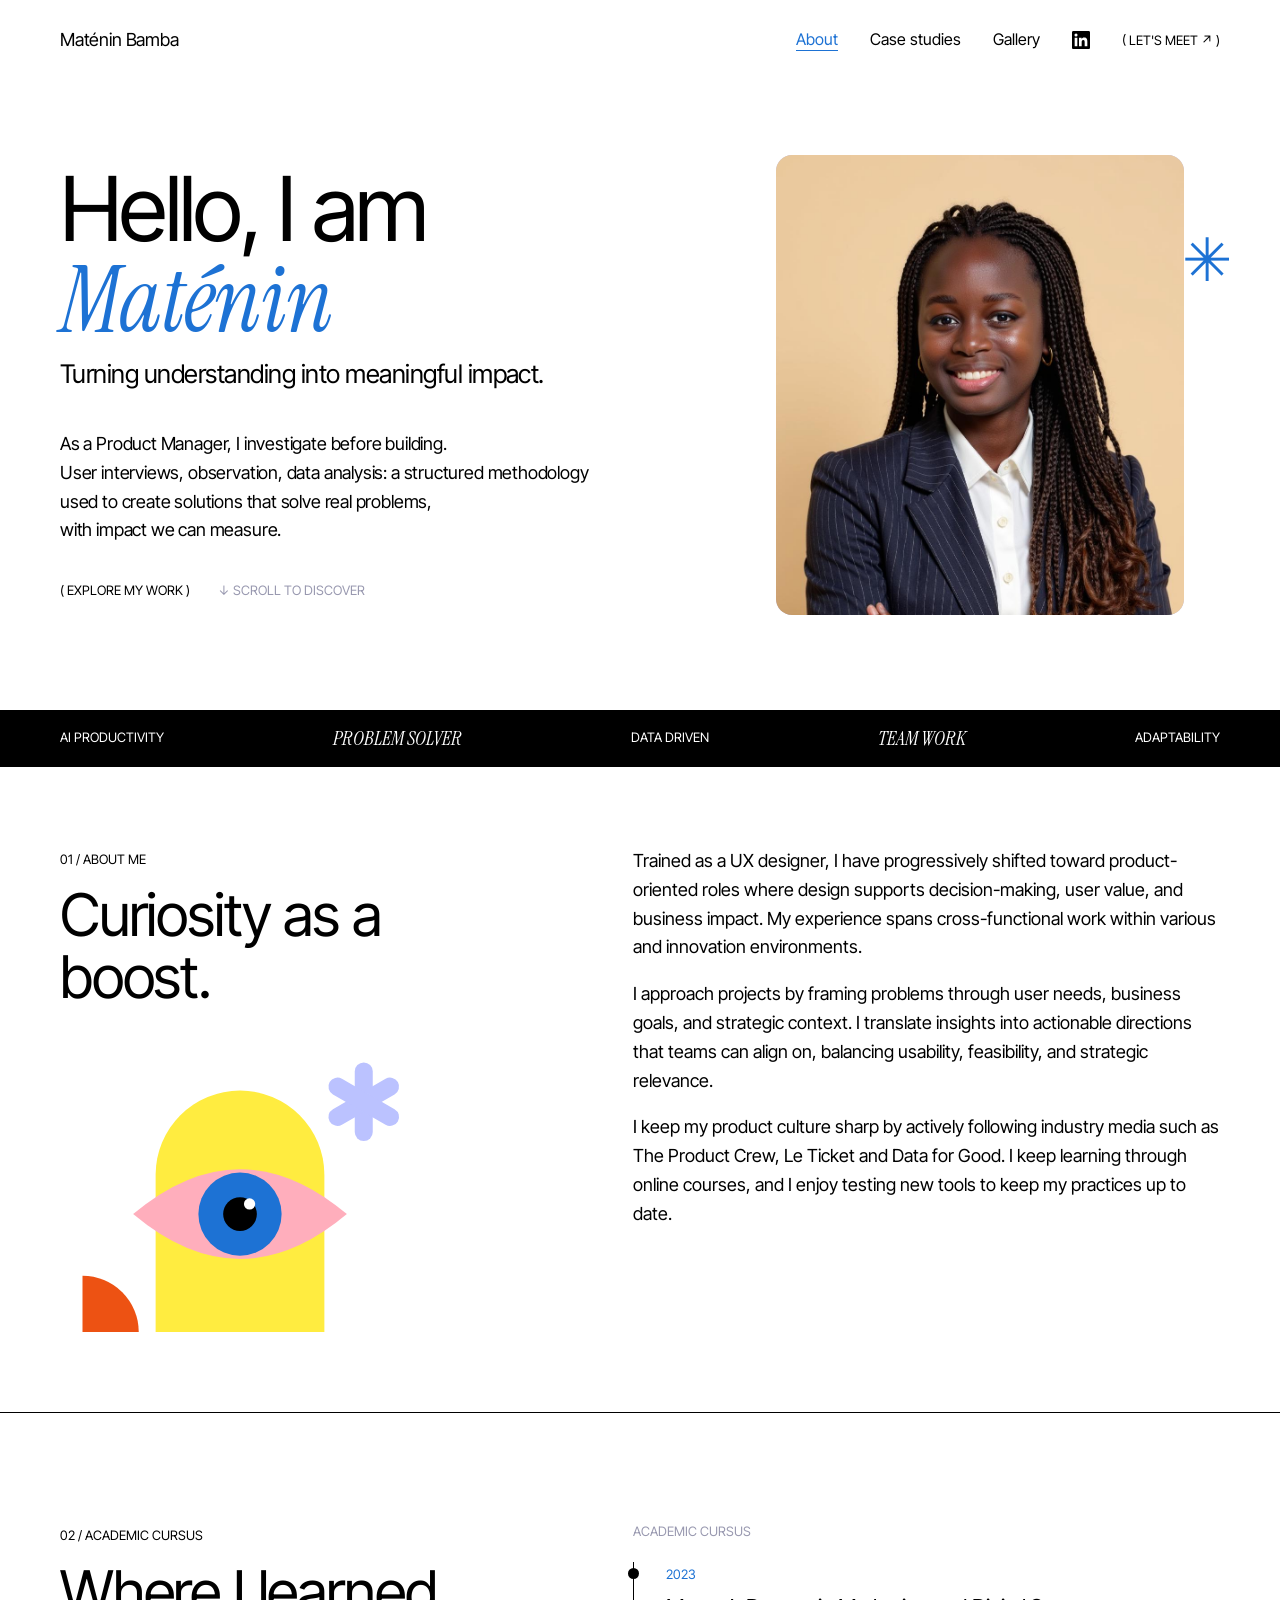
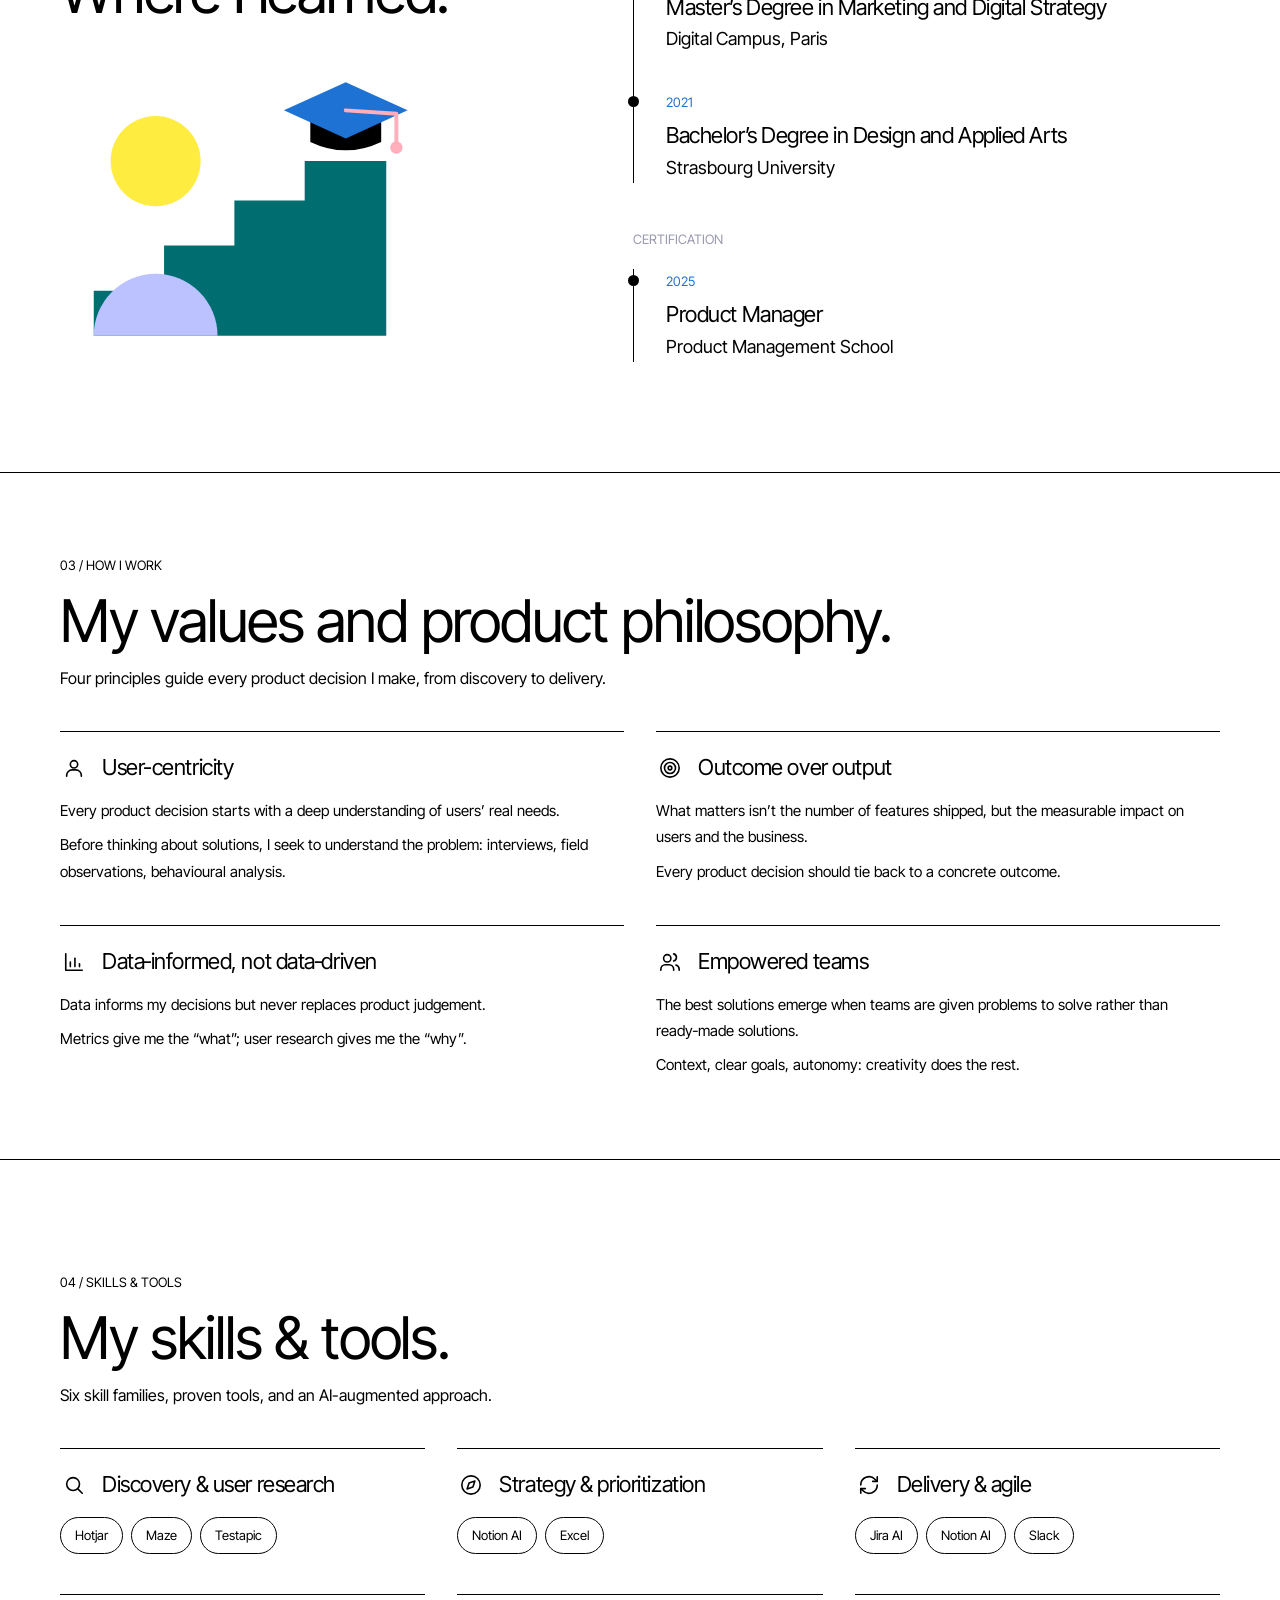
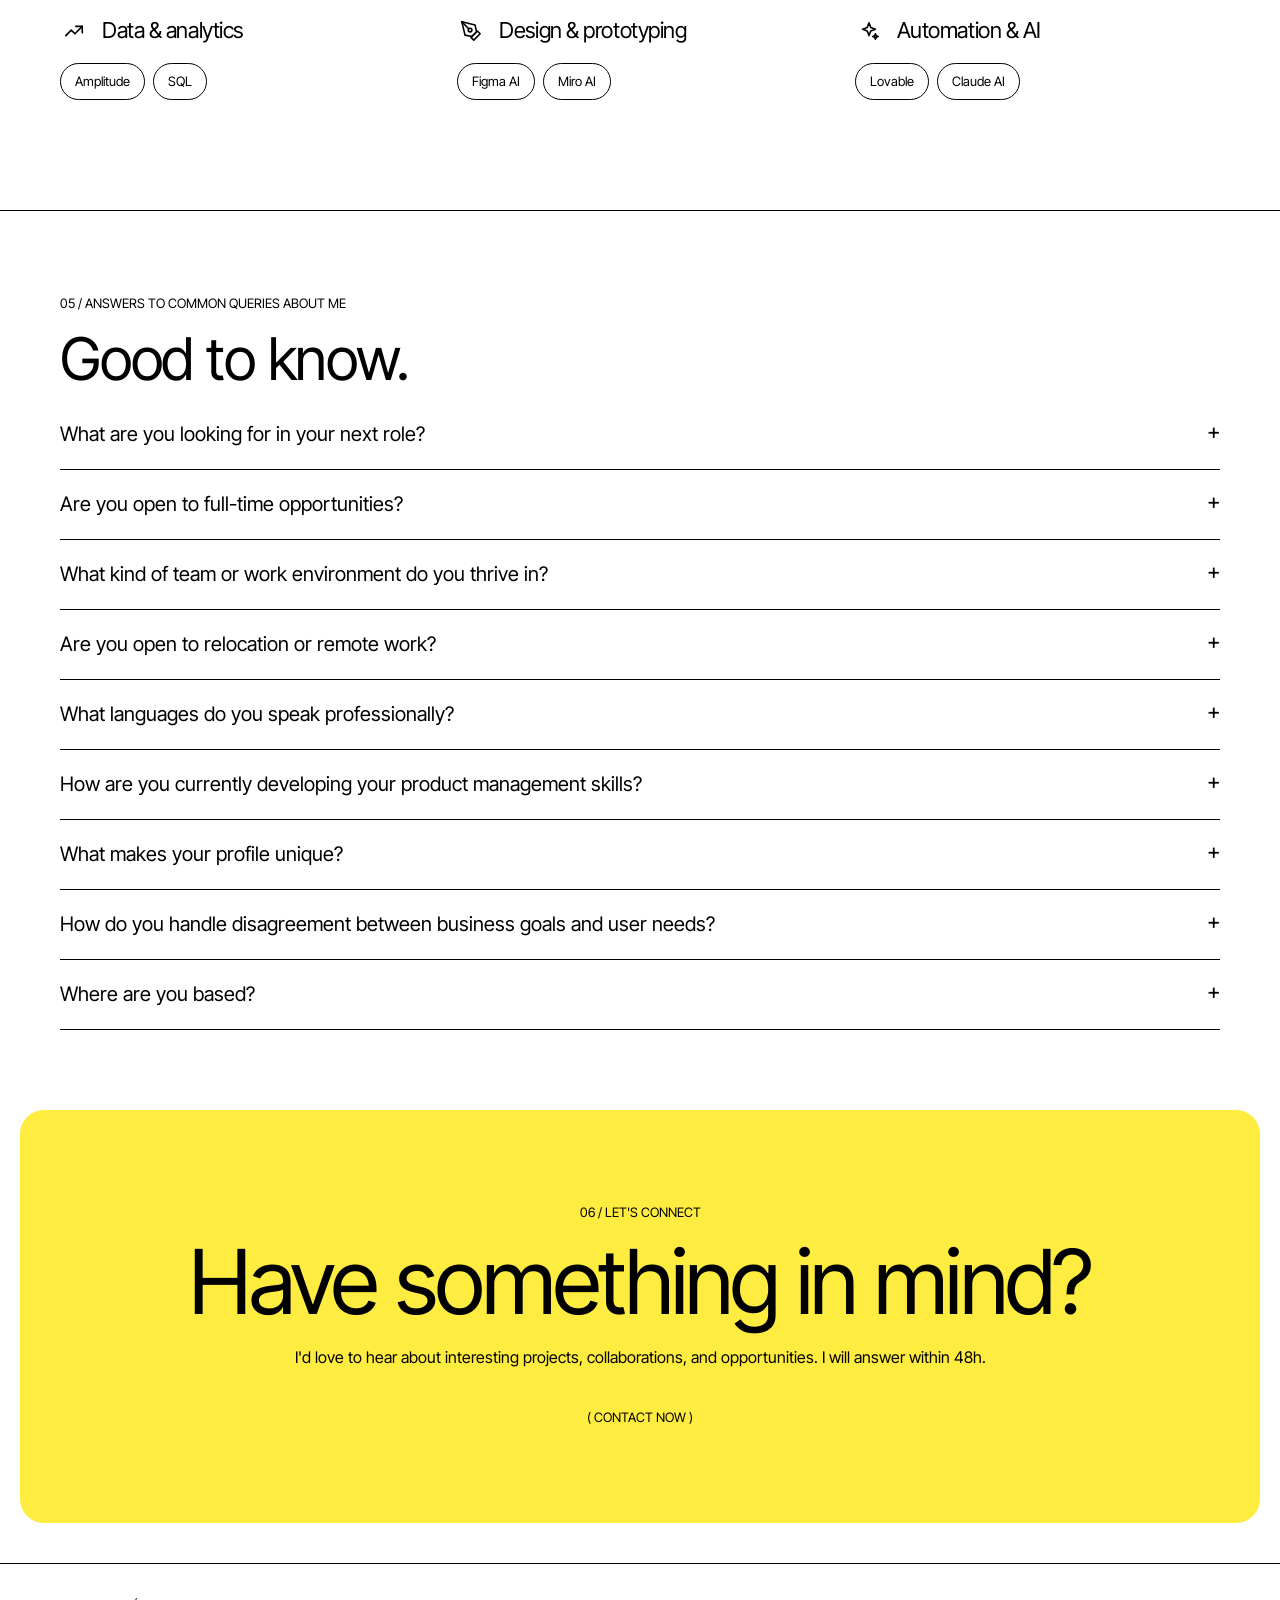
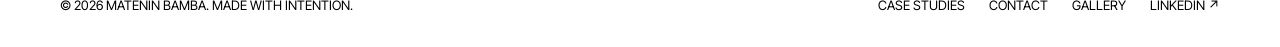
<file: index.html>
<!DOCTYPE html>
<html lang="en">
 <head>
  <meta charset="utf-8"/>
  <meta content="width=device-width,initial-scale=1" name="viewport"/>
  <meta content="Mat&eacute;nin Bamba &mdash; Junior Product Manager with a UX and design background. Explore selected work and get in touch." name="description"/>
  <title>
   Mat&eacute;nin Bamba &mdash; Junior Product Manager
  </title>
  <link href="css/style.css" rel="stylesheet"/>
  <link href="css/castor.css" rel="stylesheet"/>
 </head>
 <body class="home">
  <header class="site-header">
   <div class="container nav-inner">
    <a class="brand" href="index.html">
     Mat&eacute;nin Bamba
    </a>
    <button aria-controls="main-nav" aria-expanded="false" aria-label="Toggle navigation" class="menu-button">
     ☰
    </button>
    <nav aria-label="Main navigation" class="nav" id="main-nav">
     <a aria-current="page" href="index.html">
      About
     </a>
     <a href="projects.html">
      Case studies
     </a>
     <a href="gallery.html">
      Gallery
     </a>
     <a aria-label="Mat&eacute;nin Bamba on LinkedIn (opens in a new tab)" class="nav-icon" href="https://www.linkedin.com/in/mateninbamba" rel="noopener noreferrer" target="_blank" title="LinkedIn">
      <svg aria-hidden="true" fill="currentColor" height="18" viewBox="0 0 24 24" width="18"><path d="M20.45 20.45h-3.56v-5.57c0-1.33-.02-3.04-1.85-3.04-1.85 0-2.14 1.45-2.14 2.94v5.67H9.34V9h3.42v1.56h.05c.48-.9 1.64-1.85 3.37-1.85 3.6 0 4.27 2.37 4.27 5.46v6.28zM5.34 7.43a2.06 2.06 0 1 1 0-4.13 2.06 2.06 0 0 1 0 4.13zM7.12 20.45H3.56V9h3.56v11.45zM22.22 0H1.77C.79 0 0 .77 0 1.73v20.54C0 23.23.79 24 1.77 24h20.45c.98 0 1.78-.77 1.78-1.73V1.73C24 .77 23.2 0 22.22 0z"/></svg>
     </a>
     <a class="nav-cta" href="contact.html">
      Let's meet &nearrow;
     </a>
    </nav>
   </div>
  </header>
  <main>
   <section class="hero">
    <div class="container hero-grid">
     <div>
      <h1 aria-label="Hello, I am Mat&eacute;nin" class="hero-name funky-name">
       <span aria-hidden="true" class="fn-last">Hello, I am</span>
       <span aria-hidden="true" class="fn-first"><span class="ch" style="--i:0">M</span><span class="ch" style="--i:1">a</span><span class="ch" style="--i:2">t</span><span class="ch" style="--i:3">&eacute;</span><span class="ch" style="--i:4">n</span><span class="ch" style="--i:5">i</span><span class="ch" style="--i:6">n</span></span>
      </h1>
      <h2 class="hero-title">
       Turning understanding into meaningful impact.
      </h2>
      <p class="hero-copy">
       As a Product Manager, I investigate before building.
       <br/>
       User interviews, observation, data analysis: a structured methodology used to create solutions that solve real problems,
       <br/>
       with impact we can measure.
      </p>
      <div class="hero-actions">
       <a class="btn btn-primary btn-ghost" href="projects.html">
        Explore my work
        <span class="arrow">
         &nearrow;
        </span>
       </a>
       <span class="scroll-note">
        &darr; Scroll to discover
       </span>
      </div>
     </div>
     <div class="hero-visual">
      <div class="portrait-wrap">
       <div class="portrait-bg">
        <span aria-hidden="true" class="portrait-monogram">
         mb.
        </span>
        <img alt="Portrait of Mat&eacute;nin Bamba" onerror="this.style.display='none'" src="assets/photo-profil.jpg"/>
       </div>
      </div>
      <span aria-hidden="true" class="decor-star">
       ✳
      </span>
     </div>
    </div>
   </section>
   <div class="strip">
    <div class="container strip-content">
     <span>
      AI PRODUCTIVITY
     </span>
     <span>
      PROBLEM SOLVER
     </span>
     <span>
      DATA DRIVEN
     </span>
     <span>
      TEAM WORK
     </span>
     <span>
      ADAPTABILITY
     </span>
    </div>
   </div>
   <section class="about-band" id="about">
    <div class="container about-layout align-start">
     <div>
      <span class="eyebrow">
       01 / About me
      </span>
      <h2>
       Curiosity as a boost.
      </h2>
      <img alt="" class="section-illustration" height="520" loading="lazy" src="assets/illustrations/cp-curiosity.svg" width="640"/>
     </div>
     <div>
      <p>
       Trained as a UX designer, I have progressively shifted toward product-oriented roles where design supports decision-making, user value, and business impact. My experience spans cross-functional work within various and innovation environments.
      </p>
      <p>
       I approach projects by framing problems through user needs, business goals, and strategic context. I translate insights into actionable directions that teams can align on, balancing usability, feasibility, and strategic relevance.
      </p>
      <p>
       I keep my product culture sharp by actively following industry media such as The Product Crew, Le Ticket and Data for Good. I keep learning through online courses, and I enjoy testing new tools to keep my practices up to date.
      </p>
     </div>
    </div>
   </section>
   <section class="section" id="academic">
    <div class="container about-layout align-start">
     <div>
      <span class="eyebrow">
       02 / Academic cursus
      </span>
      <h2>
       Where I learned.
      </h2>
      <img alt="" class="section-illustration" height="520" loading="lazy" src="assets/illustrations/cp-learning.svg" width="640"/>
     </div>
     <div class="timeline-groups">
      <h3 class="timeline-heading">
        Academic cursus
       </h3>
       <ol class="timeline">
       <li>
        <span class="timeline-date">
         2023
        </span>
        <h4>
         Master&rsquo;s Degree in Marketing and Digital Strategy
        </h4>
        <p class="timeline-school">
         Digital Campus, Paris
        </p>
       </li>
       <li>
        <span class="timeline-date">
         2021
        </span>
        <h4>
         Bachelor&rsquo;s Degree in Design and Applied Arts
        </h4>
        <p class="timeline-school">
         Strasbourg University
        </p>
       </li>
       </ol>
       <h3 class="timeline-heading">
        Certification
       </h3>
       <ol class="timeline">
       <li>
        <span class="timeline-date">
         2025
        </span>
        <h4>
         Product Manager
        </h4>
        <p class="timeline-school">
         Product Management School
        </p>
       </li>
       </ol>
     </div>
    </div>
   </section>
   <section class="about-band" id="how-i-work">
    <div class="container">
     <span class="eyebrow">
      03 / How I work
     </span>
     <h2 class="section-title">
      My values and product philosophy.
     </h2>
     <p class="section-subtitle">
      Four principles guide every product decision I make, from discovery to delivery.
     </p>
     <div class="work-grid">
      <div class="work-step">
       <div class="card-head">
        <span aria-hidden="true" class="card-icon"><svg fill="none" stroke="currentColor" stroke-linecap="round" stroke-linejoin="round" stroke-width="1.75" viewBox="0 0 24 24"><circle cx="12" cy="8" r="4"/><path d="M4 21v-1a6 6 0 0 1 6-6h4a6 6 0 0 1 6 6v1"/></svg></span>
        <h3>
        User-centricity
        </h3>
       </div>
       <p>
         <span class="sentence">Every product decision starts with a deep understanding of users&rsquo; real needs.</span>
         <span class="sentence">Before thinking about solutions, I seek to understand the problem: interviews, field observations, behavioural analysis.</span>
       </p>
      </div>
      <div class="work-step">
       <div class="card-head">
        <span aria-hidden="true" class="card-icon"><svg fill="none" stroke="currentColor" stroke-linecap="round" stroke-linejoin="round" stroke-width="1.75" viewBox="0 0 24 24"><circle cx="12" cy="12" r="10"/><circle cx="12" cy="12" r="6"/><circle cx="12" cy="12" r="2"/></svg></span>
        <h3>
        Outcome over output
        </h3>
       </div>
       <p>
         <span class="sentence">What matters isn&rsquo;t the number of features shipped, but the measurable impact on users and the business.</span>
         <span class="sentence">Every product decision should tie back to a concrete outcome.</span>
       </p>
      </div>
      <div class="work-step">
       <div class="card-head">
        <span aria-hidden="true" class="card-icon"><svg fill="none" stroke="currentColor" stroke-linecap="round" stroke-linejoin="round" stroke-width="1.75" viewBox="0 0 24 24"><path d="M3 3v18h18"/><path d="M8 17v-5"/><path d="M13 17V8"/><path d="M18 17v-3"/></svg></span>
        <h3>
        Data&#8209;informed, not data&#8209;driven
        </h3>
       </div>
       <p>
         <span class="sentence">Data informs my decisions but never replaces product judgement.</span>
         <span class="sentence">Metrics give me the &ldquo;what&rdquo;; user research gives me the &ldquo;why&rdquo;.</span>
       </p>
      </div>
      <div class="work-step">
       <div class="card-head">
        <span aria-hidden="true" class="card-icon"><svg fill="none" stroke="currentColor" stroke-linecap="round" stroke-linejoin="round" stroke-width="1.75" viewBox="0 0 24 24"><circle cx="9" cy="8" r="4"/><path d="M2 21v-1a5 5 0 0 1 5-5h4a5 5 0 0 1 5 5v1"/><path d="M16 3.13a4 4 0 0 1 0 7.75"/><path d="M22 21v-1a5 5 0 0 0-3.5-4.77"/></svg></span>
        <h3>
        Empowered teams
        </h3>
       </div>
       <p>
         <span class="sentence">The best solutions emerge when teams are given problems to solve rather than ready&#8209;made solutions.</span>
         <span class="sentence">Context, clear goals, autonomy: creativity does the rest.</span>
       </p>
      </div>
     </div>
    </div>
   </section>
   <section class="section" id="skills">
    <div class="container">
     <span class="eyebrow">
      04 / Skills &amp; tools
     </span>
     <h2 class="section-title">
      My skills &amp; tools.
     </h2>
     <p class="section-subtitle">
      Six skill families, proven tools, and an AI-augmented approach.
     </p>
     <div class="skill-grid">
      <div class="skill-card">
       <div class="card-head">
        <span aria-hidden="true" class="card-icon"><svg fill="none" stroke="currentColor" stroke-linecap="round" stroke-linejoin="round" stroke-width="1.75" viewBox="0 0 24 24"><circle cx="11" cy="11" r="7"/><path d="m21 21-4.3-4.3"/></svg></span>
        <h3>
        Discovery &amp; user research
        </h3>
       </div>
       <ul class="tool-list">
        <li>
         Hotjar
        </li>
        <li>
         Maze
        </li>
        <li>
         Testapic
        </li>
       </ul>
      </div>
      <div class="skill-card">
       <div class="card-head">
        <span aria-hidden="true" class="card-icon"><svg fill="none" stroke="currentColor" stroke-linecap="round" stroke-linejoin="round" stroke-width="1.75" viewBox="0 0 24 24"><circle cx="12" cy="12" r="10"/><path d="m16.24 7.76-2.12 6.36-6.36 2.12 2.12-6.36z"/></svg></span>
        <h3>
        Strategy &amp; prioritization
        </h3>
       </div>
       <ul class="tool-list">
        <li>
         Notion AI
        </li>
        <li>
         Excel
        </li>
       </ul>
      </div>
      <div class="skill-card">
       <div class="card-head">
        <span aria-hidden="true" class="card-icon"><svg fill="none" stroke="currentColor" stroke-linecap="round" stroke-linejoin="round" stroke-width="1.75" viewBox="0 0 24 24"><path d="M21 12a9 9 0 0 1-15.5 6.2L3 16"/><path d="M3 21v-5h5"/><path d="M3 12a9 9 0 0 1 15.5-6.2L21 8"/><path d="M21 3v5h-5"/></svg></span>
        <h3>
        Delivery &amp; agile
        </h3>
       </div>
       <ul class="tool-list">
        <li>
         Jira AI
        </li>
        <li>
         Notion AI
        </li>
        <li>
         Slack
        </li>
       </ul>
      </div>
      <div class="skill-card">
       <div class="card-head">
        <span aria-hidden="true" class="card-icon"><svg fill="none" stroke="currentColor" stroke-linecap="round" stroke-linejoin="round" stroke-width="1.75" viewBox="0 0 24 24"><path d="m3 17 6-6 4 4 8-8"/><path d="M14 7h7v7"/></svg></span>
        <h3>
        Data &amp; analytics
        </h3>
       </div>
       <ul class="tool-list">
        <li>
         Amplitude
        </li>
        <li>
         SQL
        </li>
       </ul>
      </div>
      <div class="skill-card">
       <div class="card-head">
        <span aria-hidden="true" class="card-icon"><svg fill="none" stroke="currentColor" stroke-linecap="round" stroke-linejoin="round" stroke-width="1.75" viewBox="0 0 24 24"><path d="m12 19 7-7 3 3-7 7-3-3z"/><path d="m18 13-1.5-7.5L2 2l3.5 14.5L13 18l5-5z"/><path d="m2 2 7.586 7.586"/><circle cx="11" cy="11" r="2"/></svg></span>
        <h3>
        Design &amp; prototyping
        </h3>
       </div>
       <ul class="tool-list">
        <li>
         Figma AI
        </li>
        <li>
         Miro AI
        </li>
       </ul>
      </div>
      <div class="skill-card">
       <div class="card-head">
        <span aria-hidden="true" class="card-icon"><svg fill="none" stroke="currentColor" stroke-linecap="round" stroke-linejoin="round" stroke-width="1.75" viewBox="0 0 24 24"><path d="m12 3 1.9 5.1L19 10l-5.1 1.9L12 17l-1.9-5.1L5 10l5.1-1.9z"/><path d="m19 15 .8 2.2L22 18l-2.2.8L19 21l-.8-2.2L16 18l2.2-.8z"/></svg></span>
        <h3>
        Automation &amp; AI
        </h3>
       </div>
       <ul class="tool-list">
        <li>
         Lovable
        </li>
        <li>
         Claude AI
        </li>
       </ul>
      </div>
     </div>
    </div>
   </section>
   <section class="about-band" id="faq">
    <div class="container">
     <span class="eyebrow">
      05 / Answers to common queries about me
     </span>
     <h2 class="section-title">
      Good to know.
     </h2>
     <div class="faq">
      <details>
       <summary>
        What are you looking for in your next role?
       </summary>
       <p>
        I am particularly interested in roles where I can leverage my design background to contribute to product strategy, user experience, and cross-functional collaboration.
       </p>
      </details>
      <details>
       <summary>
        Are you open to full-time opportunities?
       </summary>
       <p>
        I am open to full-time opportunities and also freelance collaboration.
       </p>
      </details>
      <details>
       <summary>
        What kind of team or work environment do you thrive in?
       </summary>
       <p>
        I thrive in collaborative, fast-paced environments where product, design, and technical teams work closely together. I value open communication, shared ownership, strong Tech culture and spaces where ideas can be challenged constructively to drive better product decisions.
       </p>
      </details>
      <details>
       <summary>
        Are you open to relocation or remote work?
       </summary>
       <p>
        Yes, I am open to both relocation and remote opportunities, depending on the role, team structure, and project context.
       </p>
      </details>
      <details>
       <summary>
        What languages do you speak professionally?
       </summary>
       <p>
        I am fluent in both French and English, written and spoken, and comfortable working in international environments.
       </p>
      </details>
      <details>
       <summary>
        How are you currently developing your product management skills?
       </summary>
       <p>
        I actively strengthen my product and strategic skills through certifications and YouTube tutorials.
       </p>
      </details>
      <details>
       <summary>
        What makes your profile unique?
       </summary>
       <p>
        My background in Design and Digital Marketing allows me to approach product challenges with strong user empathy and a problem-solving mindset. I am used to translating complex ideas into clear directions, facilitating alignment between stakeholders, and balancing creativity with strategic constraints. I leverage design as a foundation to grow into a product-oriented role.
       </p>
      </details>
      <details>
       <summary>
        How do you handle disagreement between business goals and user needs?
       </summary>
       <p>
        I see these situations as opportunities to clarify priorities and align teams around impact. I rely on user insights, data when available, and open discussion to explore trade-offs and find solutions that balance user value with business objectives. My goal is to make decisions transparent and purposeful rather than purely opinion-driven.
       </p>
      </details>
      <details>
       <summary>
        Where are you based?
       </summary>
       <p>
        Paris, France.
       </p>
      </details>
     </div>
    </div>
   </section>
   <section class="section cta-section" id="contact">
    <div class="container contact-hero">
     <span class="eyebrow">
      06 / Let's connect
     </span>
     <h2>
      Have something in mind?
     </h2>
     <p class="contact-info">
      I'd love to hear about interesting projects, collaborations, and opportunities. I will answer within 48h.
     </p>
     <a class="btn btn-primary btn-solid" href="mailto:mateninpro@gmail.com">
      Contact now
      <span class="arrow">
       &nearrow;
      </span>
     </a>
    </div>
   </section>
  </main>
  <footer class="footer">
   <div class="container footer-content">
    <span>
     &copy;
     <span data-year="">
      2026
     </span>
     Mat&eacute;nin Bamba. Made with intention.
    </span>
    <div class="footer-right">
     <a href="projects.html">
      Case studies
     </a>
     <a href="contact.html">
      Contact
     </a>
     <a href="gallery.html">
      Gallery
     </a>
     <a href="https://www.linkedin.com/in/mateninbamba" rel="noopener noreferrer" target="_blank">
      LinkedIn &nearrow;
     </a>
    </div>
   </div>
  </footer>
  <script defer="" src="js/main.js">
  </script>
  <script defer="" src="js/projects.js">
  </script>
 </body>
</html>
</file>
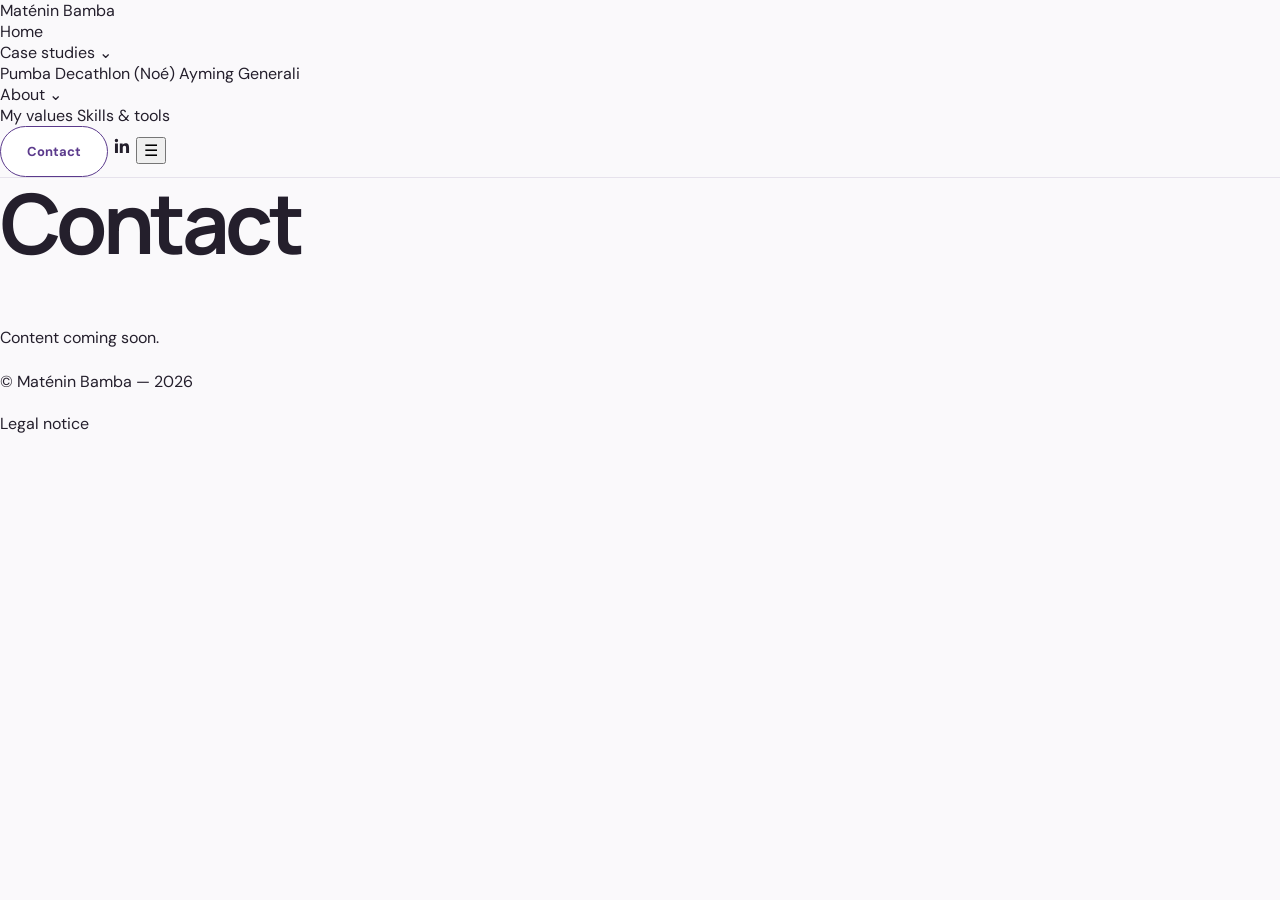
<file: contact.htm>
<!DOCTYPE html>
<html lang="en">
<head>
<meta charset="UTF-8">
<meta name="viewport" content="width=device-width, initial-scale=1.0">
<title>Contact — Maténin Bamba</title>
<meta name="description" content="Maténin Bamba — Junior Product Manager with a design & UX background.">
<link rel="preconnect" href="https://fonts.googleapis.com">
<link rel="preconnect" href="https://fonts.gstatic.com" crossorigin>
<link href="https://fonts.googleapis.com/css2?family=Fraunces:opsz,wght@9..144,400;9..144,600&family=Inter:wght@400;500;600&display=swap" rel="stylesheet">
<link rel="stylesheet" href="css/style.css">
</head>
<body>
<header class="site-header">
  <div class="header-inner">
    <a href="index.html" class="logo">Maténin Bamba</a>
    <nav class="main-nav" id="main-nav">
      <a href="index.html">Home</a>
      <div class="dropdown">
        <a href="case-studies.html">Case studies ⌄</a>
        <div class="dropdown-menu">
          <a href="case-studies.html#pumba">Pumba</a>
          <a href="case-studies.html#decathlon">Decathlon (Noé)</a>
          <a href="case-studies.html#ayming">Ayming</a>
          <a href="case-studies.html#generali">Generali</a>
        </div>
      </div>
      <div class="dropdown">
        <a href="about.html">About ⌄</a>
        <div class="dropdown-menu">
          <a href="about.html#values">My values</a>
          <a href="about.html#skills">Skills &amp; tools</a>
        </div>
      </div>
    </nav>
    <div class="header-actions">
      <a href="contact.html" class="btn btn-primary">Contact</a>
      <a href="https://www.linkedin.com/in/mateninbamba" target="_blank" rel="noopener" class="icon-link" aria-label="LinkedIn">
        <svg width="20" height="20" viewBox="0 0 24 24" fill="currentColor"><path d="M20.45 20.45h-3.55v-5.57c0-1.33-.02-3.04-1.85-3.04-1.85 0-2.14 1.45-2.14 2.94v5.67H9.36V9h3.41v1.56h.05c.48-.9 1.64-1.85 3.37-1.85 3.6 0 4.27 2.37 4.27 5.46v6.28zM5.34 7.43a2.06 2.06 0 1 1 0-4.12 2.06 2.06 0 0 1 0 4.12zM7.12 20.45H3.56V9h3.56v11.45z"/></svg>
      </a>
      <button class="mobile-toggle" aria-label="Menu" aria-expanded="false">☰</button>
    </div>
  </div>
</header>
<main class="page"><h1>Contact</h1><p>Content coming soon.</p></main>
<footer class="site-footer">
  <div class="footer-inner">
    <p>© Maténin Bamba — 2026</p>
    <a href="legal.html">Legal notice</a>
  </div>
</footer>
<script src="js/main.js"></script>
</body>
</html>
</file>
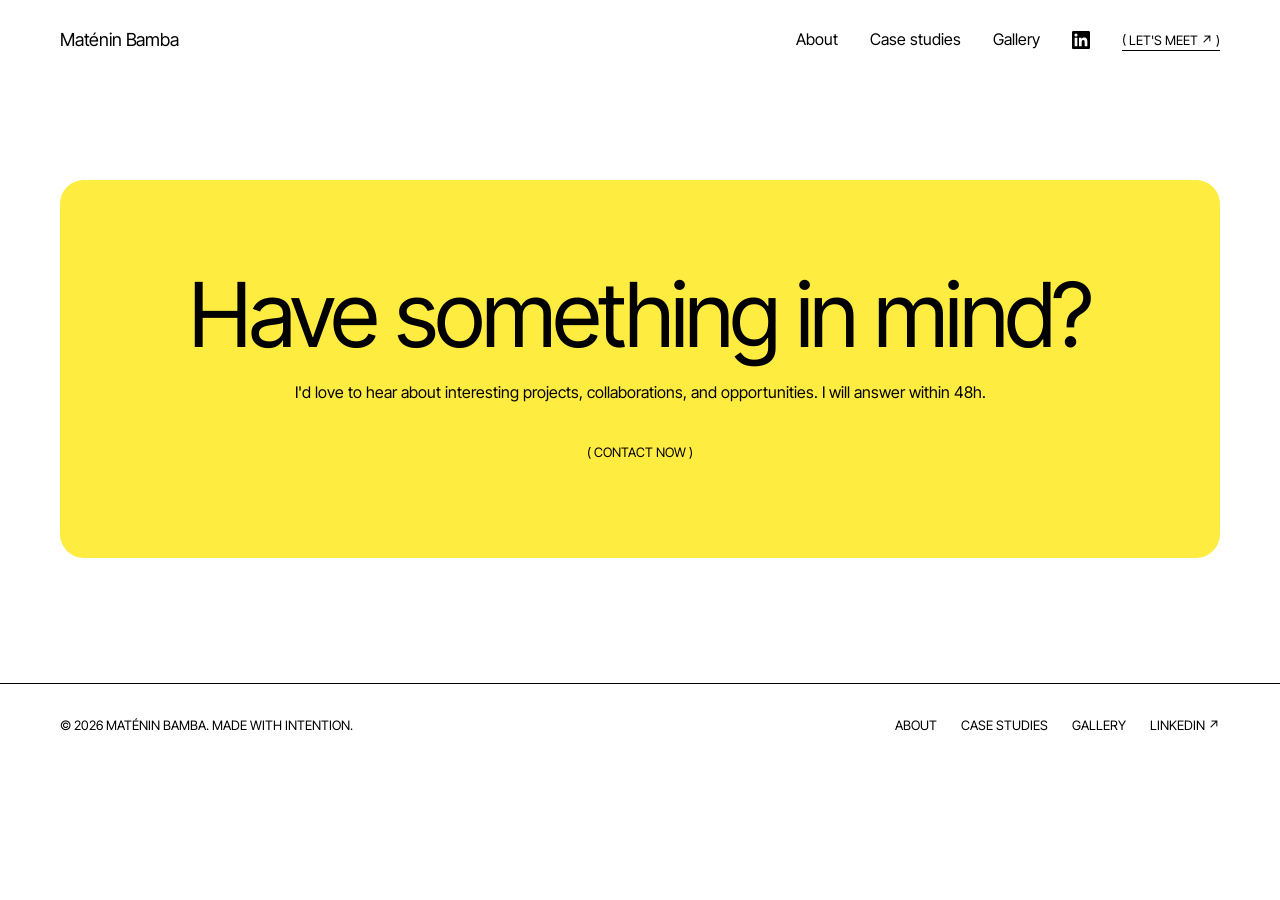
<file: contact.html>
<!DOCTYPE html>
<html lang="en">
 <head>
  <meta charset="utf-8"/>
  <meta content="width=device-width,initial-scale=1" name="viewport"/>
  <meta content="Contact Mat&eacute;nin Bamba about product design, opportunities, and collaborations." name="description"/>
  <title>
   Let's meet &mdash; Mat&eacute;nin Bamba
  </title>
  <link href="css/style.css" rel="stylesheet"/>
  <link href="css/castor.css" rel="stylesheet"/>
 </head>
 <body>
  <header class="site-header">
   <div class="container nav-inner">
    <a class="brand" href="index.html">
     Mat&eacute;nin Bamba
    </a>
    <button aria-controls="main-nav" aria-expanded="false" aria-label="Toggle navigation" class="menu-button">
     ☰
    </button>
    <nav aria-label="Main navigation" class="nav" id="main-nav">
     <a href="index.html">
      About
     </a>
     <a href="projects.html">
      Case studies
     </a>
     <a href="gallery.html">
      Gallery
     </a>
     <a aria-label="Mat&eacute;nin Bamba on LinkedIn (opens in a new tab)" class="nav-icon" href="https://www.linkedin.com/in/mateninbamba" rel="noopener noreferrer" target="_blank" title="LinkedIn">
      <svg aria-hidden="true" fill="currentColor" height="18" viewBox="0 0 24 24" width="18"><path d="M20.45 20.45h-3.56v-5.57c0-1.33-.02-3.04-1.85-3.04-1.85 0-2.14 1.45-2.14 2.94v5.67H9.34V9h3.42v1.56h.05c.48-.9 1.64-1.85 3.37-1.85 3.6 0 4.27 2.37 4.27 5.46v6.28zM5.34 7.43a2.06 2.06 0 1 1 0-4.13 2.06 2.06 0 0 1 0 4.13zM7.12 20.45H3.56V9h3.56v11.45zM22.22 0H1.77C.79 0 0 .77 0 1.73v20.54C0 23.23.79 24 1.77 24h20.45c.98 0 1.78-.77 1.78-1.73V1.73C24 .77 23.2 0 22.22 0z"/></svg>
     </a>
     <a aria-current="page" class="nav-cta" href="contact.html">
      Let's meet &nearrow;
     </a>
    </nav>
   </div>
  </header>
  <main class="container contact-stack">
   <div class="contact-hero">
    <h1>
     Have something in mind?
    </h1>
    <p class="contact-info">
     I'd love to hear about interesting projects, collaborations, and opportunities. I will answer within 48h.
    </p>
    <a class="btn btn-primary btn-solid" href="mailto:mateninpro@gmail.com">
     Contact now
     <span class="arrow">
      &nearrow;
     </span>
    </a>
   </div>
  </main>
  <footer class="footer">
   <div class="container footer-content">
    <span>
     &copy;
     <span data-year="">
      2026
     </span>
     Mat&eacute;nin Bamba. Made with intention.
    </span>
    <div class="footer-right">
     <a href="index.html">
      About
     </a>
     <a href="projects.html">
      Case studies
     </a>
     <a href="gallery.html">
      Gallery
     </a>
     <a href="https://www.linkedin.com/in/mateninbamba" rel="noopener noreferrer" target="_blank">
      LinkedIn &nearrow;
     </a>
    </div>
   </div>
  </footer>
  <script defer="" src="js/main.js">
  </script>
 </body>
</html>
</file>
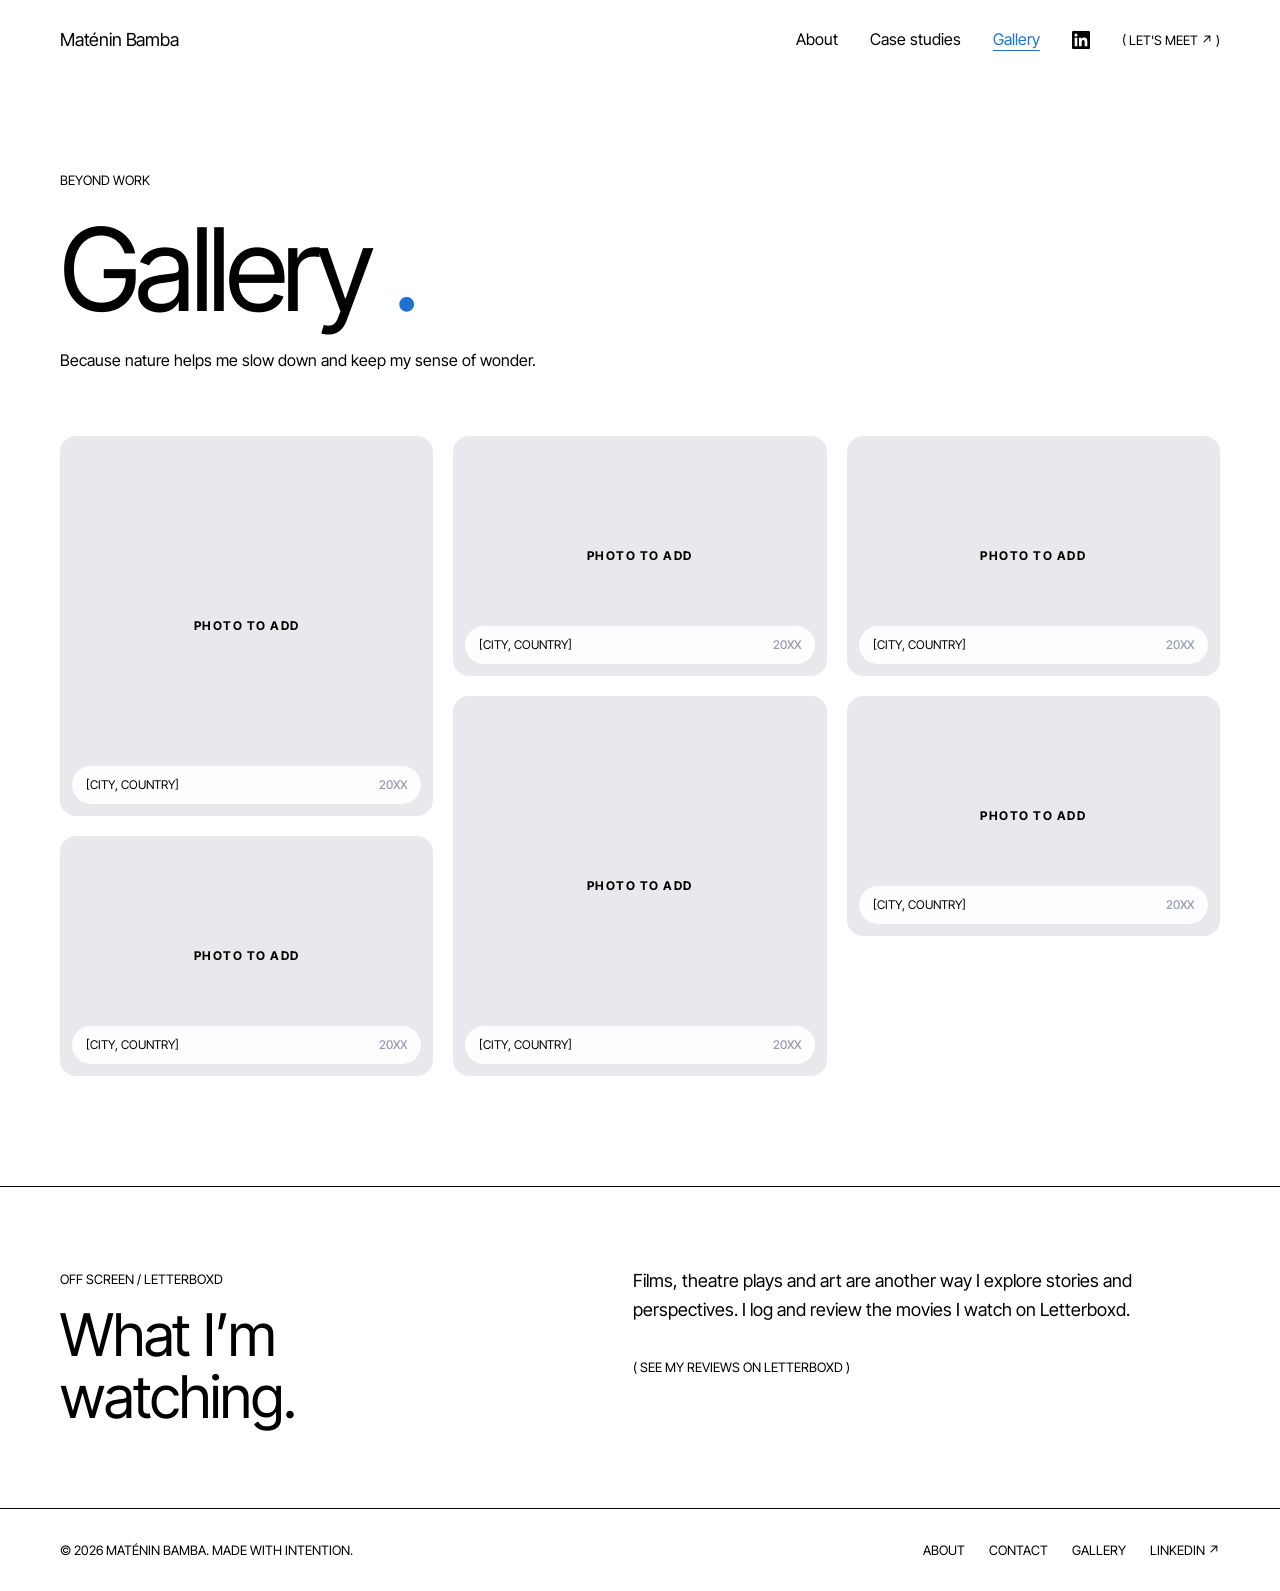
<file: gallery.html>
<!DOCTYPE html>
<html lang="en">
 <head>
  <meta charset="utf-8"/>
  <meta content="width=device-width,initial-scale=1" name="viewport"/>
  <meta content="Travel photos and film reviews by Mat&eacute;nin Bamba." name="description"/>
  <title>
   Gallery &mdash; Mat&eacute;nin Bamba
  </title>
  <link href="css/style.css" rel="stylesheet"/>
  <link href="css/castor.css" rel="stylesheet"/>
 </head>
 <body>
  <header class="site-header">
   <div class="container nav-inner">
    <a class="brand" href="index.html">
     Mat&eacute;nin Bamba
    </a>
    <button aria-controls="main-nav" aria-expanded="false" aria-label="Toggle navigation" class="menu-button">
     ☰
    </button>
    <nav aria-label="Main navigation" class="nav" id="main-nav">
     <a href="index.html">
      About
     </a>
     <a href="projects.html">
      Case studies
     </a>
     <a aria-current="page" href="gallery.html">
      Gallery
     </a>
     <a aria-label="Mat&eacute;nin Bamba on LinkedIn (opens in a new tab)" class="nav-icon" href="https://www.linkedin.com/in/mateninbamba" rel="noopener noreferrer" target="_blank" title="LinkedIn">
      <svg aria-hidden="true" fill="currentColor" height="18" viewBox="0 0 24 24" width="18"><path d="M20.45 20.45h-3.56v-5.57c0-1.33-.02-3.04-1.85-3.04-1.85 0-2.14 1.45-2.14 2.94v5.67H9.34V9h3.42v1.56h.05c.48-.9 1.64-1.85 3.37-1.85 3.6 0 4.27 2.37 4.27 5.46v6.28zM5.34 7.43a2.06 2.06 0 1 1 0-4.13 2.06 2.06 0 0 1 0 4.13zM7.12 20.45H3.56V9h3.56v11.45zM22.22 0H1.77C.79 0 0 .77 0 1.73v20.54C0 23.23.79 24 1.77 24h20.45c.98 0 1.78-.77 1.78-1.73V1.73C24 .77 23.2 0 22.22 0z"/></svg>
     </a>
     <a class="nav-cta" href="contact.html">
      Let's meet &nearrow;
     </a>
    </nav>
   </div>
  </header>
  <main>
   <section class="page-intro gallery-intro">
    <div class="container">
     <span class="eyebrow">
      Beyond work
     </span>
     <h1>
      Gallery
      <span style="color:#8e79a8">
       .
      </span>
     </h1>
     <p>
      Because nature helps me slow down and keep my sense of wonder.
     </p>
    </div>
   </section>
   <section class="gallery-section">
    <div class="container">
     <div class="gallery-grid" id="gallery">
     </div>
    </div>
   </section>
   <section class="about-band" id="letterboxd">
    <div class="container about-layout align-start">
     <div>
      <span class="eyebrow">
       Off screen / Letterboxd
      </span>
      <h2>
       What I&rsquo;m watching.
      </h2>
     </div>
     <div>
      <p>
       Films, theatre plays and art are another way I explore stories and perspectives. I log and review the movies I watch on Letterboxd.
      </p>
      <a class="btn btn-primary btn-solid" href="https://boxd.it/k7MSF" rel="noopener noreferrer" target="_blank">
       See my reviews on Letterboxd
       <span class="arrow">
        &nearrow;
       </span>
      </a>
     </div>
    </div>
   </section>
  </main>
  <footer class="footer">
   <div class="container footer-content">
    <span>
     &copy;
     <span data-year="">
      2026
     </span>
     Mat&eacute;nin Bamba. Made with intention.
    </span>
    <div class="footer-right">
     <a href="index.html">
      About
     </a>
     <a href="contact.html">
      Contact
     </a>
     <a href="gallery.html">
      Gallery
     </a>
     <a href="https://www.linkedin.com/in/mateninbamba" rel="noopener noreferrer" target="_blank">
      LinkedIn &nearrow;
     </a>
    </div>
   </div>
  </footer>
  <script defer="" src="js/main.js">
  </script>
  <script defer="" src="js/gallery.js">
  </script>
 </body>
</html>
</file>
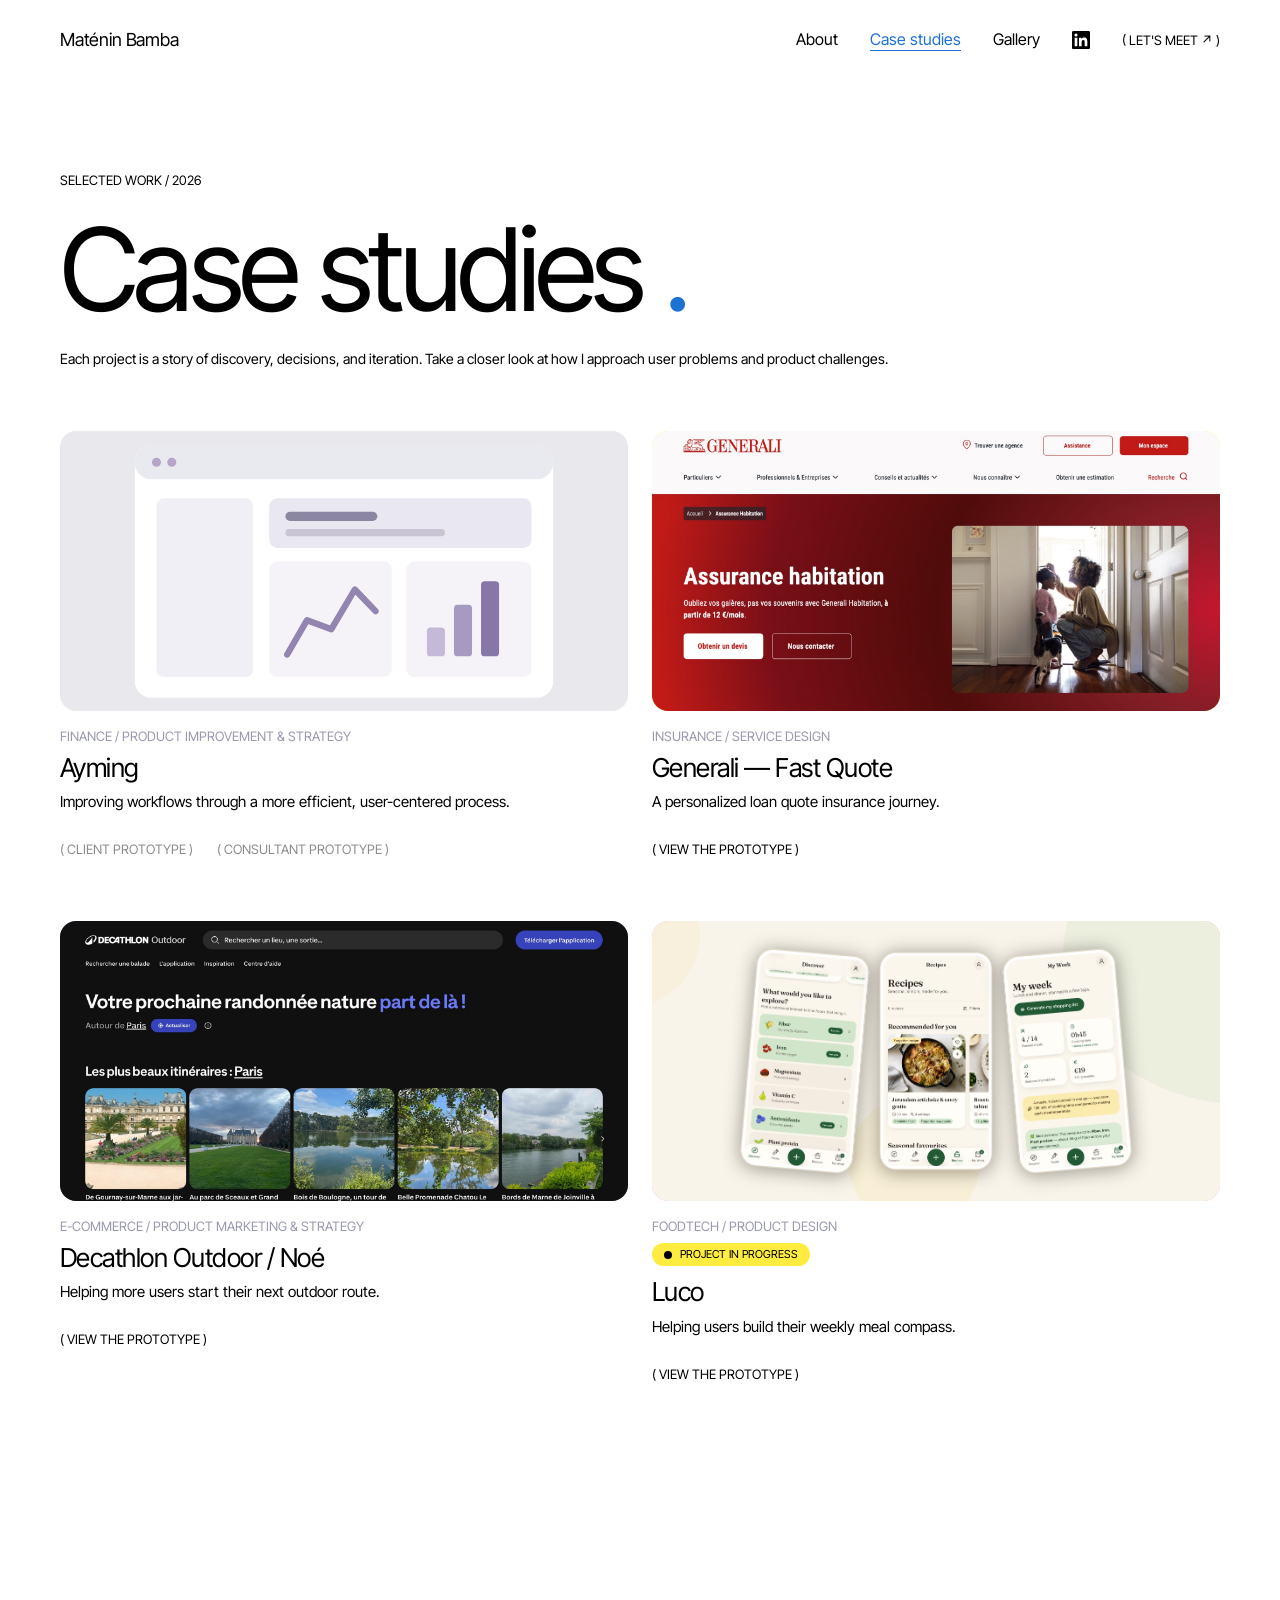
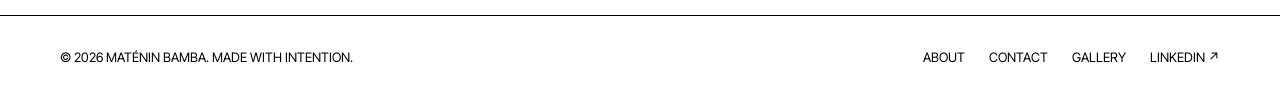
<file: projects.html>
<!DOCTYPE html>
<html lang="en">
 <head>
  <meta charset="utf-8"/>
  <meta content="width=device-width,initial-scale=1" name="viewport"/>
  <meta content="Explore product management and UX case studies by Mat&eacute;nin Bamba." name="description"/>
  <title>
   Case studies &mdash; Mat&eacute;nin Bamba
  </title>
  <link href="css/style.css" rel="stylesheet"/>
  <link href="css/castor.css" rel="stylesheet"/>
 </head>
 <body>
  <header class="site-header">
   <div class="container nav-inner">
    <a class="brand" href="index.html">
     Mat&eacute;nin Bamba
    </a>
    <button aria-controls="main-nav" aria-expanded="false" aria-label="Toggle navigation" class="menu-button">
     ☰
    </button>
    <nav aria-label="Main navigation" class="nav" id="main-nav">
     <a href="index.html">
      About
     </a>
     <a aria-current="page" href="projects.html">
      Case studies
     </a>
     <a href="gallery.html">
      Gallery
     </a>
     <a aria-label="Mat&eacute;nin Bamba on LinkedIn (opens in a new tab)" class="nav-icon" href="https://www.linkedin.com/in/mateninbamba" rel="noopener noreferrer" target="_blank" title="LinkedIn">
      <svg aria-hidden="true" fill="currentColor" height="18" viewBox="0 0 24 24" width="18"><path d="M20.45 20.45h-3.56v-5.57c0-1.33-.02-3.04-1.85-3.04-1.85 0-2.14 1.45-2.14 2.94v5.67H9.34V9h3.42v1.56h.05c.48-.9 1.64-1.85 3.37-1.85 3.6 0 4.27 2.37 4.27 5.46v6.28zM5.34 7.43a2.06 2.06 0 1 1 0-4.13 2.06 2.06 0 0 1 0 4.13zM7.12 20.45H3.56V9h3.56v11.45zM22.22 0H1.77C.79 0 0 .77 0 1.73v20.54C0 23.23.79 24 1.77 24h20.45c.98 0 1.78-.77 1.78-1.73V1.73C24 .77 23.2 0 22.22 0z"/></svg>
     </a>
     <a class="nav-cta" href="contact.html">
      Let's meet &nearrow;
     </a>
    </nav>
   </div>
  </header>
  <main>
   <div id="projects-index">
    <section class="page-intro projects-intro">
     <div class="container">
      <span class="eyebrow">
       Selected work / 2026
      </span>
      <h1>
       Case studies
       <span style="color:#8e79a8">
        .
       </span>
      </h1>
      <p>
       Each project is a story of discovery, decisions, and iteration. Take a closer look at how I approach user problems and product challenges.
      </p>
     </div>
    </section>
    <section class="all-projects">
     <div class="container">
      <div class="project-grid" id="project-list">
      </div>
     </div>
    </section>
   </div>
   <article class="detail" id="project-detail">
   </article>
  </main>
  <footer class="footer">
   <div class="container footer-content">
    <span>
     &copy;
     <span data-year="">
      2026
     </span>
     Mat&eacute;nin Bamba. Made with intention.
    </span>
    <div class="footer-right">
     <a href="index.html">
      About
     </a>
     <a href="contact.html">
      Contact
     </a>
     <a href="gallery.html">
      Gallery
     </a>
     <a href="https://www.linkedin.com/in/mateninbamba" rel="noopener noreferrer" target="_blank">
      LinkedIn &nearrow;
     </a>
    </div>
   </div>
  </footer>
  <script defer="" src="js/main.js">
  </script>
  <script defer="" src="js/projects.js">
  </script>
 </body>
</html>
</file>
<file: css/style.css>
@import url('https://fonts.googleapis.com/css2?family=DM+Sans:wght@400;500;600;700&family=Manrope:wght@300;400;500;600;700;800&family=Righteous&display=swap');
:root{--ink:#241f2c;--muted:#6d6974;--bg:#faf9fb;--white:#fff;--sage:#e6ddf0;--soft:#f1edf5;--line:#e6e2ec;--accent:#5b3a8c;--peach:#f4e4d9;--max:1160px}*{box-sizing:border-box}html{scroll-behavior:smooth}body{margin:0;background:var(--bg);color:var(--ink);font-family:'DM Sans',sans-serif;-webkit-font-smoothing:antialiased}a{text-decoration:none;color:inherit}img{max-width:100%;display:block}button,input,textarea{font:inherit}button{cursor:pointer}::selection{background:#d6c9e6}a:focus-visible,button:focus-visible,input:focus-visible,textarea:focus-visible{outline:3px solid #8a6cb5;outline-offset:3px}.home{background-color:var(--bg);background-image:linear-gradient(rgba(91,58,140,.09) 1px,transparent 1px),linear-gradient(90deg,rgba(91,58,140,.09) 1px,transparent 1px);background-size:20px 20px;background-position:-1px -1px}.container{width:min(var(--max),calc(100% - 64px));margin:auto}.site-header{background:rgba(250,249,251,.95);border-bottom:1px solid var(--line);position:sticky;top:0;z-index:30;backdrop-filter:blur(12px)}.nav-inner{height:80px;display:flex;align-items:center;justify-content:space-between;gap:20px}.brand{font-family:Manrope,sans-serif;font-weight:800;font-size:20px;letter-spacing:-.9px}.nav{display:flex;align-items:center;gap:40px}.nav a{font-size:13px;font-weight:700;color:#76727c;transition:color .2s}.nav a:hover,.nav a[aria-current=page]{color:var(--accent)}.nav-cta{border:1px solid var(--accent);background:var(--accent);padding:12px 22px!important;border-radius:100px;color:#fff!important}.nav-cta{transition:background .2s,border-color .2s,color .2s}.nav-cta:hover{background:#4a2f75;border-color:#4a2f75;color:#fff!important}.nav-icon{display:inline-flex;align-items:center}.nav-icon svg{display:block}.menu-button{display:none;border:0;background:transparent;padding:10px;font-size:25px}.eyebrow{font-size:11px;font-weight:800;letter-spacing:2.2px;text-transform:uppercase;color:var(--accent)}h1,h2,h3,p{margin-top:0}h1,h2,h3{font-family:Manrope,sans-serif;letter-spacing:-.055em}h1{font-size:clamp(50px,6.5vw,92px);line-height:1.08;font-weight:700}h2{font-size:clamp(32px,4vw,54px);line-height:1.14;font-weight:700}h3{font-size:24px;line-height:1.25}p{line-height:1.8}.muted{color:var(--muted)}.btn{display:inline-flex;align-items:center;justify-content:center;gap:17px;border:1px solid var(--accent);border-radius:50px;padding:16px 26px;font-weight:700;font-size:13px;transition:transform .2s,background .2s,border-color .2s,color .2s}.btn:hover{transform:translateY(-2px)}.btn-primary{background:#fff;color:var(--accent)}.btn-outline{color:var(--accent);background:#fff}.btn-primary:hover,.btn-outline:hover{background:var(--accent);border-color:var(--accent);color:#fff}.btn-solid{background:var(--accent);border-color:var(--accent);color:#fff}.btn-solid:hover{background:#4a2f75;border-color:#4a2f75;color:#fff}.btn-ghost{background:#fff;border-color:#fff;color:var(--accent);box-shadow:0 6px 20px #2c203712}.btn-ghost:hover{background:var(--accent);border-color:var(--accent);color:#fff}.arrow{font-size:18px}.section{padding:110px 0}.section-heading{display:flex;justify-content:space-between;align-items:end;gap:24px;margin-bottom:35px}.section-heading h2{margin:10px 0 0}.section-heading p{max-width:340px;margin:0}.text-link{font-size:13px;font-weight:800;color:var(--accent);display:inline-flex;gap:10px;align-items:center}.text-link:hover{text-decoration:underline}.footer{border-top:1px solid var(--line);padding:32px 0}.footer-content{display:flex;justify-content:space-between;gap:30px;align-items:center;font-size:12px;color:var(--muted)}.footer-content a:hover{color:var(--accent)}.footer-right{display:flex;gap:24px}.hero{padding:85px 0 74px}.hero-grid{display:grid;grid-template-columns:1.1fr .9fr;gap:8%;align-items:center}.hero .hero-name{margin:0 0 22px;font-size:clamp(44px,5.8vw,84px);line-height:1.08;font-weight:700}.hero .hero-title em{color:var(--accent);font-style:normal}.hero .funky-name{font-family:Righteous,Manrope,sans-serif;font-weight:400;letter-spacing:.01em;line-height:1.05;font-size:clamp(38px,4.8vw,70px)}.fn-first,.fn-last{display:inline-block;white-space:nowrap}.hero .funky-name{margin-bottom:14px}.hero .funky-name+.hero-title{margin-bottom:64px}.fn-first{color:var(--accent);text-shadow:4px 4px 0 #e9b96e}.funky-name .ch{display:inline-block;transition:transform .25s cubic-bezier(.34,1.56,.64,1)}.funky-name .ch:hover{animation-play-state:paused;transform:translateY(-8px) rotate(-6deg) scale(1.1)}.fn-last{font-family:Manrope,sans-serif;font-weight:300;letter-spacing:-.04em;color:var(--ink)}.fn-first .ch{animation:letter-wave 2.4s ease-in-out infinite;animation-delay:calc(var(--i) * .12s)}@keyframes letter-wave{0%,60%,100%{transform:translateY(0) rotate(0)}20%{transform:translateY(-10px) rotate(-6deg)}40%{transform:translateY(2px) rotate(3deg)}}.hero-title{font-family:Manrope,sans-serif;font-weight:300;font-size:clamp(20px,1.9vw,28px);letter-spacing:-.02em;line-height:1.2;color:#111;margin:0 0 18px}.hero-copy{max-width:540px;font-family:Manrope,sans-serif;font-weight:300;letter-spacing:-.01em;color:#111;font-size:18px;line-height:1.7}.hero-actions{display:flex;gap:12px 28px;flex-wrap:wrap;align-items:center;margin-top:30px}.hero-actions .scroll-note{margin:0;color:var(--accent);font-weight:700}.hero-visual{min-height:470px;display:flex;align-items:center;justify-content:center;position:relative}.strip{background:#fff;border-top:1px solid var(--line);border-bottom:1px solid var(--line);padding:24px 0}.strip-content{display:flex;justify-content:space-between;flex-wrap:wrap;gap:20px}.strip-content span{font-family:Righteous,Manrope,sans-serif;font-weight:400;font-size:15px;color:var(--accent);letter-spacing:.06em}.portrait-wrap{position:relative;width:85%}.portrait-bg{background:var(--sage);width:100%;aspect-ratio:4/4.5;border-radius:220px 220px 28px 28px;position:relative;display:flex;align-items:center;justify-content:center;overflow:hidden}.portrait-bg img{width:100%;height:100%;object-fit:cover;position:absolute;inset:0}.portrait-monogram{font-family:Manrope,sans-serif;font-size:clamp(85px,12vw,155px);font-weight:600;color:#8e79a8;letter-spacing:-12px}.orbit-sticker{position:absolute;border-radius:80px;background:var(--white);box-shadow:0 10px 30px #2f1b441c;padding:17px 20px;bottom:14%;left:0;font-size:12px;font-weight:700;display:flex;align-items:center;gap:10px}.status-dot{background:#7f5fb0;width:9px;height:9px;border-radius:50%;display:inline-block}.decor-star{position:absolute;right:-12px;top:14%;font-size:60px;color:#b49fd0;font-weight:300}.scroll-note{margin-top:64px;color:#8b8792;font-size:11px;letter-spacing:2px;text-transform:uppercase}.project-grid{display:grid;grid-template-columns:repeat(2,minmax(0,1fr));gap:24px}.project-card{position:relative;display:block;border:1px solid var(--line);background:#fff;border-radius:20px;overflow:hidden;transition:transform .25s,box-shadow .25s}.project-card:hover{transform:translateY(-5px);box-shadow:0 18px 45px #2c203711}.project-art{height:280px;position:relative;display:flex;justify-content:center;align-items:center;overflow:hidden}.project-art.rose{background:#f2e9e2}.project-art.mint{background:#ebe4f2}.project-art.lilac{background:#ece9f2}.project-art.sand{background:#eeece3}.project-art .art-photo{width:100%;height:100%;object-fit:cover;object-position:top center}.detail-banner .art-photo{width:100%;height:100%;max-height:596px;object-fit:cover;object-position:top center;display:block}.detail-banner:has(.art-photo){min-height:0;border:1px solid var(--line)}.project-art svg{width:80%;max-height:250px;filter:drop-shadow(0 12px 13px #241c3013)}.project-card-body{padding:27px 30px 30px}.project-meta{font-size:10px;text-transform:uppercase;letter-spacing:1.5px;font-weight:800;color:var(--accent);margin-bottom:12px}.project-card-body h3{margin-bottom:10px}.project-card-body p{font-size:14px;color:var(--muted);margin-bottom:20px}.card-link::after{content:"";position:absolute;inset:0;z-index:1;border-radius:20px}.card-link:focus-visible{outline:none}.card-link:focus-visible::after{outline:3px solid #8a6cb5;outline-offset:3px}.card-proto{position:relative;z-index:2;padding:10px 16px;gap:10px;font-size:12px}.card-proto.is-disabled{opacity:.45;cursor:not-allowed}.card-bottom{display:flex;align-items:center;justify-content:space-between;gap:12px}.pill{background:#f3f0f6;border-radius:40px;color:#66558a;padding:8px 12px;font-size:11px;font-weight:700}.mini-arrow{width:36px;height:36px;border-radius:50%;display:grid;place-items:center;border:1px solid #d8cde6;color:var(--accent)}.about-band{background:#efe9f5;padding:80px 0;scroll-margin-top:80px}.about-layout{display:grid;grid-template-columns:.85fr 1.15fr;gap:12%;align-items:center}.about-layout h2{margin:14px 0 0}.about-layout p{color:#655b70;font-size:16px}.about-tags{display:flex;gap:10px;flex-wrap:wrap;margin-top:22px}.about-tags span{border:1px solid #d3c6e3;padding:10px 14px;border-radius:40px;font-size:12px;font-weight:700;color:#523f78}.about-layout.align-start{align-items:start}.section-illustration{display:block;width:100%;max-width:360px;height:auto;margin-top:32px}.section-title{margin:14px 0 40px}.section-title:has(+.section-subtitle){margin-bottom:14px}.section-subtitle{color:var(--muted);font-size:16px;max-width:620px;margin:0 0 40px}.timeline{list-style:none;margin:0;padding:0;border-left:1px solid #d3c6e3}.timeline li{position:relative;padding:0 0 36px 32px}.timeline li:last-child{padding-bottom:0}.timeline li::before{content:"";position:absolute;left:-6px;top:6px;width:11px;height:11px;border-radius:50%;background:var(--accent)}.timeline-date{font-size:11px;font-weight:800;letter-spacing:1.5px;color:var(--accent)}.timeline h4{font-family:Manrope,sans-serif;letter-spacing:-.03em;margin:8px 0 4px;font-size:20px;line-height:1.3}.timeline-heading{font-size:13px;font-weight:800;letter-spacing:1.5px;text-transform:uppercase;font-family:"DM Sans",sans-serif;color:var(--muted);margin:0 0 22px}.timeline+.timeline-heading{margin-top:48px}.timeline-school{color:var(--muted);margin:0;font-size:14px}.work-grid{display:grid;grid-template-columns:repeat(2,1fr);gap:20px}.work-step{background:#fff;border:1px solid var(--line);border-radius:18px;padding:28px}.card-head{display:flex;align-items:center;gap:14px;margin-bottom:16px}.card-head .card-icon{margin:0;flex:0 0 auto}.card-head h3{margin:0;font-size:20px;line-height:1.25}.work-step p{color:var(--muted);font-size:14px;line-height:1.75;margin:0}.work-step .sentence{display:block}.work-step .sentence+.sentence{margin-top:8px}.card-icon{display:inline-grid;place-items:center;width:48px;height:48px;border-radius:14px;background:var(--sage);color:var(--accent);margin-bottom:18px}.card-icon svg{width:24px;height:24px}.skill-grid{display:grid;grid-template-columns:repeat(3,1fr);gap:20px}.skill-card{background:#fff;border:1px solid var(--line);border-radius:18px;padding:28px}.skill-card h3{font-size:20px;margin:0 0 18px}.skill-card .card-head{margin-bottom:18px}.skill-card .card-head h3{margin:0}.tool-list{list-style:none;margin:0;padding:0;display:flex;flex-wrap:wrap;gap:8px}.tool-list li{border:1px solid #dcd7e2;background:#fff;padding:8px 14px;border-radius:40px;font-size:12px;font-weight:700;color:var(--ink)}.faq details{border-bottom:1px solid #d6cae4;padding:20px 0}.faq details:first-child{padding-top:0}.faq summary{cursor:pointer;font-family:Manrope,sans-serif;font-weight:700;font-size:17px;list-style:none;display:flex;justify-content:space-between;gap:20px}.faq summary::-webkit-details-marker{display:none}.faq summary::after{content:"+";color:var(--accent);font-size:22px;line-height:1}.faq details[open] summary::after{content:"\2013"}.faq details p{color:#655b70;font-size:15px;margin:12px 0 0}.cta-section h2{margin:14px 0 18px}.gallery-intro p{max-width:none}.projects-intro p{max-width:none}@media(min-width:1100px){.projects-intro p{white-space:nowrap;font-size:clamp(14px,1.1vw,16px)}}.gallery-section{padding:0 0 110px}.gallery-grid{columns:3;column-gap:20px}.gallery-item{margin:0 0 20px;break-inside:avoid;position:relative;border-radius:18px;overflow:hidden;background:#f6e6cc}.gallery-item img{width:100%;height:auto;transition:transform .4s}.gallery-item:hover img{transform:scale(1.04)}.gallery-placeholder{height:240px;display:grid;place-items:center;color:#a8835a;font-size:12px;font-weight:700;letter-spacing:1.5px;text-transform:uppercase}.gallery-item.tall .gallery-placeholder{height:380px}.gallery-item figcaption{position:absolute;left:12px;right:12px;bottom:12px;display:flex;justify-content:space-between;gap:10px;background:rgba(255,255,255,.92);border-radius:12px;padding:10px 14px;font-size:12px;font-weight:700;color:var(--ink)}.gallery-item figcaption span+span{color:var(--muted);font-weight:500}#letterboxd .btn{margin-top:10px}.page-intro{padding:88px 0 46px}.page-intro h1{font-size:clamp(48px,6.2vw,78px);margin:18px 0}.page-intro p{max-width:610px;color:var(--muted)}.all-projects{padding:0 0 115px}.contact-grid{display:grid;grid-template-columns:.9fr 1.1fr;gap:9%;padding:100px 0 125px}.contact-grid h1{font-size:clamp(48px,6vw,76px);margin:20px 0}.contact-info{color:var(--muted);max-width:430px}.contact-links{display:grid;gap:18px;margin-top:40px}.contact-links a{color:var(--accent);font-weight:700;font-size:14px}.contact-stack{padding:100px 0 125px}.contact-stack h1{font-size:clamp(48px,6vw,76px);margin:0 0 20px}.contact-hero{text-align:center}.contact-hero .contact-info{max-width:none;margin:0 auto 32px}@media(min-width:1000px){.contact-hero .contact-info{white-space:nowrap}}.form-card{background:#fff;border:1px solid var(--line);border-radius:22px;padding:42px}.form-card h2{font-size:27px;margin-bottom:25px}.field{display:flex;flex-direction:column;gap:8px;margin-bottom:18px}.field label{font-size:12px;font-weight:800}.field input,.field textarea{background:#f9f8fa;border:1px solid #e5e0ec;padding:15px 16px;border-radius:10px;width:100%;color:var(--ink);outline:none}.field input:focus,.field textarea:focus{border-color:var(--accent)}.field textarea{resize:vertical;min-height:145px}.form-actions{display:flex;align-items:center;gap:18px;flex-wrap:wrap}.form-note{color:var(--muted);font-size:13px}.fineprint{color:#96929c;font-size:11px;margin:15px 0 0}.detail{padding-bottom:110px}.back-link{display:inline-flex;gap:10px;align-items:center;font-weight:700;color:var(--accent);font-size:13px;margin:48px 0 32px}.detail-header{margin-bottom:40px}.detail-header h1{font-size:clamp(44px,6vw,77px);margin:14px 0}.detail-header p{font-size:17px;color:var(--muted);max-width:650px}@media(min-width:1100px){.detail-header p{max-width:none;white-space:nowrap;font-size:clamp(14px,1.18vw,17px)}}.detail-banner{min-height:370px;border-radius:20px;display:flex;align-items:center;justify-content:center;overflow:hidden;margin-bottom:55px}.detail-banner svg{height:310px;max-width:85%}.facts{display:grid;grid-template-columns:repeat(6,1fr);gap:25px;padding:0 0 30px}.fact-label{display:block;color:#8c8893;text-transform:uppercase;font-size:10px;letter-spacing:1.2px;font-weight:800;margin-bottom:12px}.fact-value{font-size:14px;font-weight:700;line-height:1.6}.process-list{counter-reset:step;list-style:none;padding:0!important;margin:12px 0 4px}.process-list li{counter-increment:step;position:relative;padding:6px 0 6px 44px}.process-list li::before{content:counter(step);position:absolute;left:0;top:4px;width:30px;height:30px;border-radius:50%;background:var(--sage);color:var(--accent);font-weight:800;font-size:13px;display:grid;place-items:center}.pain-list li{padding:6px 0 12px 44px}.pain-list strong{display:block;color:var(--ink);font-size:15px;margin-bottom:2px}.pain-list span{display:block}.case-section .process-list{color:var(--muted);font-size:14px;line-height:1.75}.case-section .pain-list strong{font-size:14px}.case-body .tool-list{margin:12px 0 4px}.funnel{display:grid;gap:10px;margin:16px 0 14px}.funnel-row{display:grid;grid-template-columns:minmax(150px,1.3fr) 2fr 48px;align-items:center;gap:14px;font-size:13px;color:var(--muted)}.funnel-bar{height:12px;background:#efe9f5;border-radius:12px;overflow:hidden}.funnel-bar span{display:block;height:100%;background:#b49fd0;border-radius:12px}.funnel-row.is-drop .funnel-bar span{background:var(--accent)}.funnel-row.is-drop{color:var(--ink);font-weight:700}.funnel-value{text-align:right;font-weight:700}.persona-grid{display:grid;grid-template-columns:repeat(auto-fit,minmax(280px,1fr));gap:16px;margin:16px 0}.persona-card{background:#fff;border:1px solid var(--line);border-radius:18px;padding:24px}.persona-head{display:flex;align-items:center;gap:14px;margin-bottom:16px}.persona-photo{width:72px;height:72px;border-radius:50%;flex:0 0 auto}.persona-head .persona-tag{margin-bottom:0}.persona-label{display:block;font-size:10px;font-weight:800;letter-spacing:1.4px;text-transform:uppercase;color:var(--accent);margin:16px 0 6px}.case-section .persona-statement{background:#f3f0f6;border-radius:10px;padding:12px 14px;color:var(--ink)}.case-section .persona-card ul{margin:0;padding-left:16px;font-size:13px;line-height:1.7}.case-section .persona-card p{margin-bottom:0}.case-section .persona-profile{font-weight:700;color:var(--accent);margin-bottom:8px}.case-section .persona-card ul.persona-needs{list-style:none;padding:0;display:flex;flex-wrap:wrap;gap:6px}.persona-needs li{background:#efe9f5;color:var(--accent);border-radius:20px;padding:5px 11px;font-size:12px;font-weight:700;line-height:1.4}.persona-name{display:block;font-family:Manrope,sans-serif;font-weight:800;font-size:19px;letter-spacing:-.02em}.persona-tag{display:block;color:var(--accent);font-size:12px;font-weight:700;margin:4px 0 12px}.case-section .persona-quote{font-style:italic;color:var(--ink)}.persona-card dl{margin:0 0 14px;display:grid;gap:6px}.persona-card dl div{display:grid;grid-template-columns:82px 1fr;gap:8px;font-size:13px}.persona-card dt{color:#8c8893;font-weight:700}.persona-card dd{margin:0;color:var(--ink)}.case-section .persona-card p{font-size:13px}.journey-map{background:#fff;border:1px solid var(--line);border-radius:18px;padding:18px;margin:16px 0 22px}.jm-head{display:flex;align-items:center;gap:12px;margin-bottom:16px}.jm-head img{border-radius:50%}.jm-head strong{display:block;font-family:Manrope,sans-serif;font-size:16px;color:var(--ink)}.jm-head span{font-size:13px;color:var(--muted)}.jm-scroll{overflow-x:auto;margin:0 -4px;padding:0 4px 4px}.case-body{min-width:0}.jm-grid{display:grid;grid-template-columns:78px repeat(var(--n),minmax(0,1fr));gap:5px;min-width:640px;font-size:11.5px;line-height:1.45}.jm-label{font-size:9px;font-weight:800;letter-spacing:1px;text-transform:uppercase;color:var(--accent);padding:10px 4px 0}.jm-cell{background:#f6f3f9;border-radius:10px;padding:9px 8px;color:var(--ink)}.jm-stage{background:var(--accent);color:#fff;font-weight:700;text-align:center}.jm-quote{font-style:italic;color:#4f4a5a}.jm-pain{background:#fbecec;color:#7a2e2e}.jm-opp{background:#f6e6cc;color:#6b4a26}.jm-emo{position:relative;height:120px;background:linear-gradient(#f6f3f9,#f6f3f9) padding-box;border-radius:10px}.jm-emo svg{position:absolute;inset:0;width:100%;height:100%}.jm-dot{position:absolute;transform:translate(-50%,-50%);font-size:20px;line-height:1;background:#fff;border-radius:50%;padding:3px;box-shadow:0 2px 6px #2c203722}.story-stats{display:grid;grid-template-columns:repeat(3,1fr);gap:12px;margin:12px 0 14px}.story-stats>div{background:#fff;border:1px solid var(--line);border-radius:14px;padding:16px;text-align:center}.story-stat-value{display:block;font-family:Manrope,sans-serif;font-weight:800;font-size:30px;letter-spacing:-.03em;color:var(--accent)}.story-stat-label{display:block;font-size:12px;color:var(--muted);line-height:1.4;margin-top:4px}.story-cards{display:grid;grid-template-columns:repeat(auto-fit,minmax(190px,1fr));gap:12px;margin:12px 0 14px}.story-card{background:#fff;border:1px solid var(--line);border-radius:14px;padding:18px}.story-card strong{display:block;font-family:Manrope,sans-serif;font-size:15px;color:var(--ink);margin-bottom:8px}.case-section .story-card ul{margin:0;padding-left:16px;font-size:13px;line-height:1.7}.story-iterations{display:grid;gap:12px;margin:12px 0}.story-iteration{display:grid;grid-template-columns:1fr 1fr;gap:16px;background:#fff;border:1px solid var(--line);border-radius:14px;padding:16px 18px}.story-iteration .persona-label{margin-top:0}.case-section .story-iteration p{margin:0;font-size:13px}.case-section .tool-list li{font-size:12px}.facts-tools{display:grid;grid-template-columns:1fr 5fr;gap:25px;padding:0 0 40px;border-bottom:1px solid var(--line)}.facts-tools .fact-label{margin-bottom:12px}.facts-tools .tool-list{margin:0;padding:0}.phase-diagram{margin:10px 0 14px}.phase-diagram svg{display:block;width:100%;height:auto;font-family:'DM Sans',sans-serif}.story-steps{display:grid;grid-template-columns:repeat(auto-fit,minmax(112px,1fr));gap:10px;margin:12px 0 14px}.story-steps .phase-num{margin-bottom:4px}.case-section .story-steps ul{margin:8px 0 0;padding:0;list-style:none;font-size:12px;line-height:1.5}.case-section .story-steps li+li{margin-top:6px}.phase-cards{display:grid;grid-template-columns:repeat(4,1fr);gap:10px}.phase-card{background:#fff;border:1px solid var(--line);border-radius:14px;padding:16px}.phase-num{display:block;font-family:Manrope,sans-serif;font-weight:800;font-size:12px;color:#b49fd0}.phase-name{display:block;font-family:Manrope,sans-serif;font-weight:800;font-size:17px;color:var(--accent);letter-spacing:-.02em}.phase-mode{display:inline-block;font-size:10px;font-weight:800;letter-spacing:1px;text-transform:uppercase;color:#8c8893;margin:2px 0 10px}.phase-card strong{display:block;font-size:13px;color:var(--ink);line-height:1.4;margin-bottom:6px}.case-section .phase-card ul{margin:0;padding-left:15px;font-size:12px;line-height:1.6}.key-results{padding:58px 0;border-bottom:1px solid var(--line)}.key-results h2{font-size:30px;margin:0 0 28px}.results-grid{display:grid;grid-template-columns:repeat(auto-fit,minmax(220px,1fr));gap:20px}.result-card{background:#fff;border:1px solid var(--line);border-radius:20px;padding:36px 24px;display:flex;flex-direction:column;align-items:center;text-align:center;gap:10px}.result-value{font-family:Manrope,sans-serif;font-weight:800;font-size:clamp(44px,5vw,64px);line-height:1;letter-spacing:-.04em;color:var(--accent)}.result-label{color:#5c5866;font-size:15px;line-height:1.5;max-width:280px}.case-section{display:grid;grid-template-columns:31% 1fr;gap:10%;padding:58px 0;border-bottom:1px solid var(--line)}.case-section h2{font-size:30px;margin:7px 0}.case-section h3{font-size:18px;letter-spacing:-.03em;margin:25px 0 8px}.case-section p{color:var(--muted);font-size:14px;margin-bottom:14px}.case-section ul{color:var(--muted);line-height:1.9;padding-left:18px;font-size:14px}.case-section .case-body>:first-child{margin-top:0}.case-callout{background:#efe9f5;border-radius:13px;padding:24px;margin:20px 0}.case-callout p{margin-bottom:0;color:#4f3f6b}.case-list{display:grid;grid-template-columns:1fr 1fr;gap:14px;margin:20px 0}.case-tile{padding:20px;background:white;border:1px solid var(--line);border-radius:12px}.case-tile strong{font-size:13px;display:block;margin-bottom:8px}.case-tile p{margin:0;font-size:12px}.prototype-link{display:inline-flex;margin-top:13px;font-size:13px;font-weight:700;color:var(--accent);text-decoration:underline;text-underline-offset:4px}.prototype-cta{margin:6px 0 10px}.prototype-cta.is-disabled{opacity:.45;cursor:not-allowed;pointer-events:none}.more-cases{display:flex;justify-content:center;padding:64px 0 0}.more-cases .btn{margin:0}.notice{font-size:12px;color:#938f99}.empty{padding:50px;background:var(--soft);border-radius:12px}.not-found{padding:100px 0} .hero-title{white-space:nowrap}@media(max-width:800px){.container{width:min(var(--max),calc(100% - 36px))}.nav-inner{height:68px}.nav{display:none;position:absolute;top:68px;left:0;right:0;background:var(--bg);padding:22px 25px 30px;flex-direction:column;align-items:stretch;gap:20px;box-shadow:0 15px 20px #0001}.nav.open{display:flex}.menu-button{display:block}.hero{padding:45px 0}.hero-grid,.about-layout,.contact-grid{grid-template-columns:1fr;gap:38px}.hero-visual{grid-row:1;min-height:300px}.portrait-wrap{width:min(330px,79%)}.portrait-bg{aspect-ratio:1/.9}.hero .hero-name{font-size:clamp(38px,10.5vw,68px)}.hero .funky-name{font-size:clamp(30px,10vw,58px)}.hero-title{font-size:clamp(15px,4.3vw,20px)}.hero-copy{font-size:15px}.orbit-sticker{left:8%;bottom:4%}.scroll-note{margin-top:30px}.section{padding:70px 0}.section-heading{align-items:start;flex-direction:column}.project-art{height:230px}.about-band{padding:60px 0}.contact-grid{padding:55px 0 80px}.contact-stack{padding:55px 0 80px}.page-intro{padding:50px 0 40px}.all-projects{padding-bottom:65px}.case-section{grid-template-columns:1fr;gap:18px}.gallery-grid{columns:2}.gallery-section{padding-bottom:70px}.skill-grid{grid-template-columns:repeat(2,1fr)}.facts{grid-template-columns:repeat(2,1fr)}.results-grid{grid-template-columns:1fr}.story-stats,.story-iteration{grid-template-columns:1fr}.phase-cards{grid-template-columns:repeat(2,1fr)}.funnel-row{grid-template-columns:1fr 44px}.funnel-bar{grid-column:1/-1;grid-row:2}.key-results{padding:40px 0}.detail-banner{min-height:250px}.detail-banner svg{height:230px}}@media(max-width:550px){.facts-tools{grid-template-columns:1fr;gap:20px}.project-grid,.case-list,.work-grid,.skill-grid{grid-template-columns:1fr}.strip-content{justify-content:center;gap:14px}.gallery-grid{columns:1}.hero-actions{align-items:stretch}.project-art{height:245px}.form-card{padding:26px 20px}.section-heading h2{font-size:35px}.footer-content{align-items:flex-start;flex-direction:column;gap:10px}.detail-header h1{font-size:43px}.detail{padding-bottom:60px}.case-section{padding:40px 0}.facts{gap:20px}}@media(prefers-reduced-motion:reduce){*,*::before,*::after{scroll-behavior:auto!important;transition:none!important;animation:none!important}}
</file>
<file: css/castor.css>
/* Visual direction inspired by castoretpollux.com:
   white page, black text, one regular-weight grotesk, serif italic accents,
   small uppercase labels, links in parentheses, bright colour blocks.
   Loaded after style.css; remove the <link> to go back to the previous look. */
@import url('https://fonts.googleapis.com/css2?family=Inter+Tight:wght@400;500&family=Instrument+Serif:ital@0;1&display=swap');

:root{
  --ink:#000;--muted:#9999b0;--bg:#fff;--white:#fff;
  --sage:#e8e8ed;--soft:#e8e8ed;--line:#c6c6d2;
  --accent:#1d72d4;--peach:#ffec40;
  --yellow:#ffec40;--pink:#ffaebc;--lilac:#bbc2ff;--teal:#006e71;--orange:#ed5213;
  --sans:'Inter Tight','Helvetica Neue',Helvetica,Arial,sans-serif;
  --serif:'Instrument Serif',Georgia,serif;
  --ease:cubic-bezier(.26,1.04,.54,1);
}
::selection{background:var(--yellow);color:#000}
body{font-family:var(--sans);color:#000;background:#fff;font-size:16px;line-height:1.45}
.home{background:#fff;background-image:none}
h1,h2,h3,h4{font-family:var(--sans);font-weight:400;letter-spacing:-.02em;color:#000}
h1{line-height:1.05}h2{line-height:1.05;font-size:clamp(34px,4.6vw,66px)}
p{line-height:1.6}
a:focus-visible,button:focus-visible,input:focus-visible,textarea:focus-visible{outline:2px solid var(--accent)}

/* Labels: small uppercase, regular weight */
.eyebrow,.project-meta,.fact-label,.timeline-date,.timeline-heading,.persona-label,.jm-label,.phase-mode,.scroll-note{
  font-family:var(--sans);font-size:13px;font-weight:400;letter-spacing:0;text-transform:uppercase;color:#000}
.fact-label,.timeline-heading,.scroll-note{color:var(--muted)}

/* Header */
.site-header{background:rgba(255,255,255,.96);border-bottom:0;backdrop-filter:blur(10px)}
.brand{font-family:var(--sans);font-weight:400;font-size:18px;letter-spacing:-.01em}
.nav{gap:32px}
.nav a{font-size:16px;font-weight:400;color:#000;transition:color .3s var(--ease)}
.nav a:hover,.nav a[aria-current=page]{color:var(--accent)}
.nav a[aria-current=page]{text-decoration:underline;text-underline-offset:5px;text-decoration-thickness:1px}
.nav-cta,.nav-cta:hover{background:none!important;border:0!important;padding:0!important;color:#000!important;text-transform:uppercase;font-size:13px!important}
.nav-cta::before{content:"( "}.nav-cta::after{content:" )"}
.nav-cta:hover{color:var(--accent)!important}
.menu-button{font-size:13px;text-transform:uppercase;color:#000}

/* Buttons become parenthesised text links */
.btn,.btn-primary,.btn-solid,.btn-ghost,.btn-outline{
  background:none;border:0;box-shadow:none;border-radius:0;padding:6px 0;gap:0;
  font-family:var(--sans);font-size:13px;font-weight:400;text-transform:uppercase;color:#000;
  transition:color .3s var(--ease)}
.btn::before{content:"(\00a0"}.btn::after{content:"\00a0)"}
.btn:hover,.btn-primary:hover,.btn-solid:hover,.btn-ghost:hover,.btn-outline:hover{background:none;border:0;color:var(--accent);transform:none}
.btn .arrow{display:none}
.text-link{font-weight:400;text-transform:uppercase;color:#000}
.text-link:hover{color:var(--accent);text-decoration:none}

/* Hero */
.hero{padding:70px 0 90px}
.hero .funky-name{font-family:var(--sans);font-weight:400;letter-spacing:-.03em;line-height:1;font-size:clamp(46px,7vw,104px)}
.fn-last{font-family:var(--sans);font-weight:400;color:#000;letter-spacing:-.03em}
.fn-first{font-family:var(--serif);font-style:italic;color:var(--accent);text-shadow:none;letter-spacing:-.01em}
.fn-first .ch{animation:none}
.funky-name .ch{transition:transform .5s var(--ease),color .3s var(--ease)}
.funky-name .ch:hover{transform:translateY(-6px);color:#000}
.hero-title{font-family:var(--sans);font-weight:400;font-size:clamp(20px,2vw,28px);color:#000}
.hero .funky-name+.hero-title{margin-bottom:40px}
.hero-copy{font-family:var(--sans);font-weight:400;color:#000;font-size:18px;line-height:1.6}
.hero-actions .scroll-note{color:var(--muted);font-weight:400}
.portrait-bg{background:var(--lilac);border-radius:16px}
.portrait-monogram{font-family:var(--serif);font-style:italic;font-weight:400;color:#000;letter-spacing:-.02em}
.orbit-sticker{border-radius:40px;box-shadow:none;border:1px solid #000;font-weight:400;font-size:13px;text-transform:uppercase}
.status-dot{background:var(--accent)}
.decor-star{color:var(--accent)}

/* Strip */
.strip{background:#000;border:0;padding:18px 0}
.strip-content span{font-family:var(--sans);font-size:13px;color:#fff;letter-spacing:0}
.strip-content span:nth-child(even){font-family:var(--serif);font-style:italic;text-transform:none;font-size:20px;line-height:1}

/* Sections */
.about-band{background:#fff;border-top:1px solid #000}
.section{border-top:1px solid #000}
.cta-section{border-top:0}
.about-layout p{color:#000;font-size:18px}
.about-tags span{border-color:#000;font-weight:400;color:#000;text-transform:uppercase;font-size:13px}
.section-subtitle,.page-intro p,.detail-header p,.contact-info{color:#000}
.section-title{margin:14px 0 30px}
h2 em,h1 em{font-family:var(--serif);font-style:italic}

/* Timeline */
.timeline{border-left-color:#000}
.timeline li::before{background:#000;border-radius:50%}
.timeline h4{font-family:var(--sans);font-weight:400;font-size:22px;letter-spacing:-.02em}
.timeline-date{color:var(--accent)}

/* Cards: flat, rule on top */
.work-step,.skill-card{background:none;border:0;border-top:1px solid #000;border-radius:0;padding:22px 0 0}
.work-grid{gap:40px 32px}.skill-grid{gap:40px 32px}
.card-head h3,.skill-card h3{font-size:22px;font-weight:400}
.work-step p{color:#000;font-size:15px}
.card-icon{background:none;color:#000;width:28px;height:28px;border-radius:0}
.card-icon svg{width:22px;height:22px}

/* Pills */
.tool-list li,.pill{border:1px solid #000;background:#fff;color:#000;font-weight:400;font-size:13px;border-radius:40px}

/* FAQ */
.faq details{border-bottom:1px solid #000}
.faq summary{font-family:var(--sans);font-weight:400;font-size:20px}
.faq summary::after{color:#000}
.faq details p{color:#000}

/* Contact block: bright yellow panel */
.cta-section{padding:0 0 40px}
.cta-section .contact-hero{background:var(--yellow);border-radius:24px;padding:90px 32px;width:calc(100% - 40px);max-width:none}
.cta-section h2,.contact-stack h1{font-size:clamp(44px,7vw,110px);line-height:1;letter-spacing:-.03em}
.contact-stack .contact-hero{background:var(--yellow);border-radius:24px;padding:90px 32px}

/* Footer */
.footer{border-top:1px solid #000}
.footer-content{font-size:13px;text-transform:uppercase;color:#000}
.footer-content a:hover{color:var(--accent)}

/* Page intros */
.page-intro h1{font-size:clamp(56px,9vw,140px);letter-spacing:-.04em}
.page-intro h1 span{color:var(--accent)!important}

/* Project cards: image then caption, no box */
.project-grid{gap:56px 24px}
.project-card{border:0;background:none;border-radius:0;overflow:visible}
.project-card:hover{transform:none;box-shadow:none}
.project-art{border-radius:16px;transition:border-radius .6s var(--ease)}
.project-card:hover .project-art{border-radius:60px}
.project-art img,.project-art svg{transition:transform .8s var(--ease)}
.project-card:hover .project-art img,.project-card:hover .project-art svg{transform:scale(1.04)}
.project-art svg{filter:none}
.project-card-body{padding:16px 0 0}
.project-meta{color:var(--muted);margin-bottom:6px}
.project-card-body h3{font-size:26px;font-weight:400;margin-bottom:6px}
.project-card-body p{color:#000;font-size:15px}
.card-link::after{border-radius:16px}
.card-proto{padding:6px 0}
.mini-arrow{border-color:#000;color:#000}

/* Case study pages */
.back-link{font-weight:400;text-transform:uppercase;color:#000}
.back-link:hover{color:var(--accent)}
.detail-header h1{font-size:clamp(52px,8vw,120px);letter-spacing:-.04em}
.detail-banner{border-radius:16px}
.fact-value{font-weight:400;font-size:15px}
.facts-tools,.key-results,.case-section{border-bottom:1px solid #000}
.key-results h2,.case-section h2{font-weight:400}
.result-card{background:none;border:0;border-top:1px solid #000;border-radius:0;align-items:flex-start;text-align:left;padding:22px 0 0}
.result-value{font-family:var(--serif);font-style:italic;font-weight:400;color:var(--accent);font-size:clamp(56px,6vw,88px)}
.result-label{color:#000}
.case-section h3{font-weight:400;font-size:20px}
.case-section p,.case-section ul,.case-section .process-list{color:#000}
.case-callout{background:var(--sage);border-radius:16px}
.case-callout p{color:#000}
.process-list li::before{background:#000;color:#fff;font-weight:400}
.pain-list strong,.case-tile strong,.story-card strong,.persona-name,.phase-name{font-family:var(--sans);font-weight:500}
.persona-card,.story-card,.story-stats>div,.story-iteration,.phase-card,.journey-map,.case-tile{border-color:#000;border-radius:16px}
.persona-label{color:var(--accent)}
.persona-tag{color:var(--accent);font-weight:400}
.case-section .persona-statement{background:var(--sage)}
.case-section .persona-profile{color:var(--accent);font-weight:400}
.persona-needs li{background:var(--lilac);color:#000;font-weight:400}
.story-stat-value{font-family:var(--serif);font-style:italic;font-weight:400}
.phase-num{color:var(--muted)}
.phase-name{color:var(--accent)}
.funnel-bar{background:var(--sage)}
.funnel-bar span{background:var(--lilac)}
.funnel-row.is-drop .funnel-bar span{background:var(--accent)}
.jm-cell{background:#f3f3f6}
.jm-stage{background:#000}
.jm-quote{color:#000}
.jm-pain{background:#ffe1e7;color:#000}
.jm-opp{background:#fff8b8;color:#000}
.jm-emo{background:#f3f3f6}
.jm-emo polyline{stroke:var(--accent)}

/* Gallery */
.gallery-item{border-radius:16px;background:var(--sage)}
.gallery-item figcaption{border-radius:40px;font-weight:400;text-transform:uppercase;font-size:12px}
.gallery-placeholder{color:#000}

/* Contact form (if used) */
.form-card{border-color:#000;border-radius:16px}
.field label{font-weight:400;text-transform:uppercase}
.field input,.field textarea{background:#fff;border-color:#000;border-radius:0}

@media(max-width:800px){
  .hero-title{white-space:normal}
  .hero-copy br{display:none}
  .strip-content{justify-content:center;gap:10px 18px}
  .menu-button{font-size:22px}
  .nav{background:#fff}
  .nav a{font-size:28px}
  .nav-cta{font-size:16px!important}
  .cta-section .contact-hero{width:calc(100% - 24px);padding:60px 20px}
  .contact-stack .contact-hero{padding:60px 20px}
}

/* Case studies: wider page, narrower title column, more room for content */
.detail .container,body:has(.detail .back-link) .site-header .container,body:has(.detail .back-link) .footer .container{width:min(1360px,calc(100% - 64px))}
.detail .case-section{grid-template-columns:minmax(180px,22%) 1fr;gap:5%}
.detail .case-section h2{font-size:clamp(26px,2.4vw,34px)}
.detail .case-section p,.detail .case-section ul,.detail .case-section .process-list{font-size:15px}
@media(max-width:800px){.detail .container{width:calc(100% - 36px)}.detail .case-section{grid-template-columns:1fr;gap:18px}}

/* Wider Team column so the team fits on one line */
.detail .facts,.detail .facts-tools{grid-template-columns:repeat(5,minmax(0,1fr));column-gap:32px}
.detail .facts-tools>div:last-child{grid-column:2/-1}
@media(max-width:800px){.detail .facts{grid-template-columns:repeat(2,1fr)}.detail .facts-tools{grid-template-columns:1fr}.detail .facts-tools>div:last-child{grid-column:auto}}

/* Method steps: colourful bands with geometric icons */
.story-steps{list-style:none;padding:0;margin:14px 0 18px;display:grid;grid-template-columns:1fr;gap:8px}
.case-section ol.story-steps{padding:0}
.step{display:grid;grid-template-columns:52px 34px 190px 1fr;align-items:center;gap:6px 16px;padding:16px 22px;border-radius:16px;color:#000}
.step-icon svg{width:40px;height:40px;fill:currentColor;display:block}
.step-num{font-family:var(--serif);font-style:italic;font-size:22px;line-height:1}
.step-title{font-weight:500;font-size:19px;letter-spacing:-.01em}
.step-texts{display:grid;gap:4px}
.step-text{display:block;font-size:15px;line-height:1.45}
.step{background:#fff;border:1px solid #000}
@media(max-width:800px){
  .step{grid-template-columns:44px 1fr;padding:16px}
  .step-icon{grid-row:span 2}
  .step-num{display:none}
  .step-texts{grid-column:2}
}

/* Wireframe cards */
.story-shots{display:grid;grid-template-columns:repeat(2,1fr);gap:16px;margin:14px 0 18px}
.story-shot{margin:0}
.story-shot-img{background:var(--sage);border-radius:16px;padding:22px;display:flex;justify-content:center}
.story-shot-img img{width:100%;max-width:300px;height:auto}
.story-shot figcaption{padding:12px 2px 0}
.story-shot strong{display:block;font-weight:500;font-size:17px;margin-bottom:4px}
.story-shot span{display:block;font-size:14px;line-height:1.5;color:#000}
@media(max-width:550px){.story-shots{grid-template-columns:1fr}}

/* Hypothesis → result */
.story-hypothesis{display:grid;grid-template-columns:1fr 1fr;gap:12px;margin:12px 0 16px}
.story-hypothesis>div{border-radius:16px;padding:20px 22px}
.story-hypothesis>div:first-child{border:1px solid #000}
.story-hypothesis>div:last-child{background:var(--yellow)}
.story-hypothesis .persona-label{margin-top:0;color:#000}
.case-section .story-hypothesis p{margin:0;color:#000;font-size:16px;line-height:1.5}
@media(max-width:550px){.story-hypothesis{grid-template-columns:1fr}}
.case-section ul.tool-list{padding-left:0}

/* "Project in progress" badge */
.status-badge{display:inline-flex;align-items:center;gap:8px;padding:6px 14px;border-radius:40px;background:var(--yellow);color:#000;font-size:13px;text-transform:uppercase;line-height:1.2}
.status-badge::before{content:"";width:8px;height:8px;border-radius:50%;background:#000;animation:status-pulse 1.6s ease-in-out infinite}
@keyframes status-pulse{50%{opacity:.25}}
.detail-header .status-badge{margin:0 0 18px}
.project-card-body .status-badge{margin:0 0 10px;font-size:11px;padding:5px 12px}
.step-pending{border-color:var(--line);color:var(--muted)}

/* Story table */
.story-table-wrap{overflow-x:auto;margin:12px 0 14px}
.story-table{width:100%;min-width:560px;border-collapse:collapse;font-size:15px;line-height:1.45}
.story-table thead th{text-align:left;font-weight:400;font-size:13px;text-transform:uppercase;color:var(--muted);padding:0 16px 10px 0;border-bottom:1px solid #000}
.story-table tbody th,.story-table td{text-align:left;vertical-align:top;padding:12px 16px 12px 0;border-bottom:1px solid var(--line)}
.story-table tbody th{font-weight:500;color:#000}

/* Story image / reserved image slot */
.story-figure{margin:14px 0 18px}
.story-figure img{width:100%;height:auto;display:block;border:1px solid #000;border-radius:16px}
.story-placeholder{display:flex;align-items:center;justify-content:center;aspect-ratio:16/7;border:1px dashed var(--muted);border-radius:16px;color:var(--muted);font-size:13px;text-transform:uppercase;text-align:center;padding:16px}
.story-figure figcaption{font-size:13px;color:var(--muted);margin-top:8px}
.prototype-cta+.prototype-cta{margin-left:24px}

/* Impact / load ratings in prioritization tables */
.rate{display:inline-block;padding:3px 10px;border-radius:20px;font-size:12px;line-height:1.4;white-space:nowrap;color:#000}
.rate-high,.load-xs{background:#c9ecd4}
.load-s{background:#e3f4e8}
.rate-medium,.load-m{background:#fff3c4}
.rate-low,.load-l{background:#ffe1e7}
.load-xl{background:#ffaebc}
.card-bottom:has(.card-proto+.card-proto){justify-content:flex-start;gap:24px;flex-wrap:wrap}
</file>
